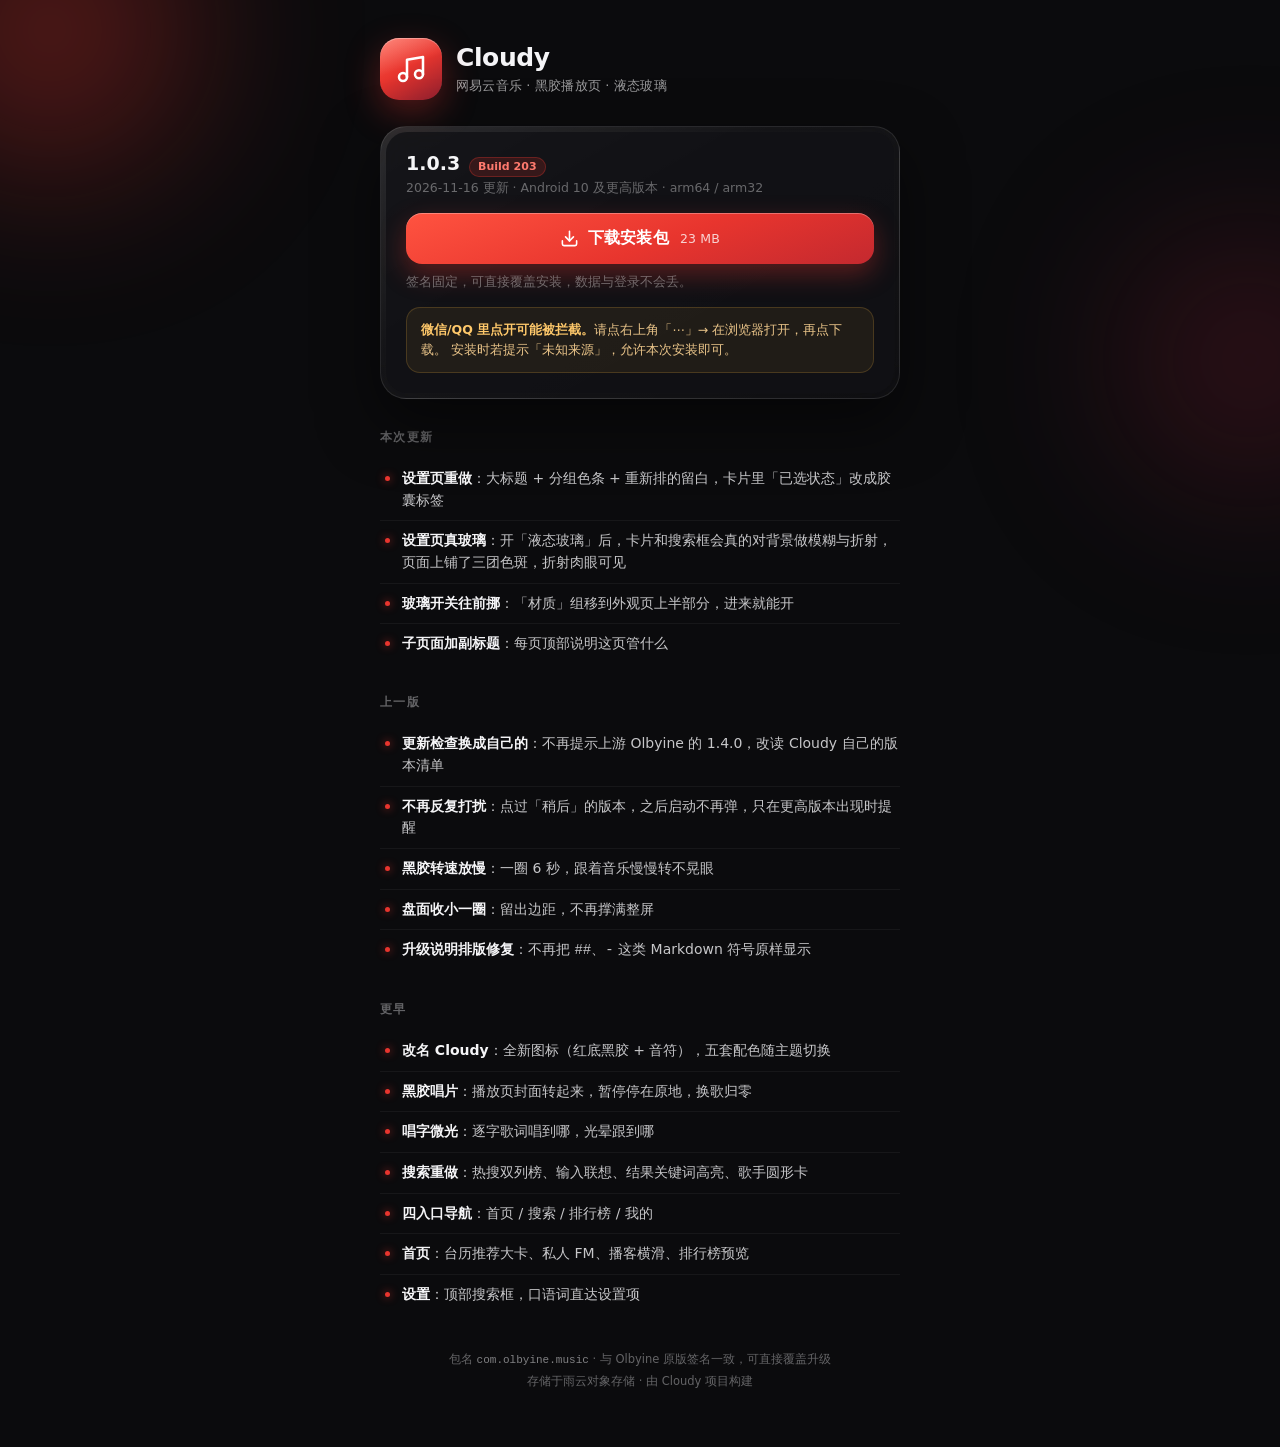
<file: index.html>
<!DOCTYPE html>
<html lang="zh-CN">
<head>
<meta charset="UTF-8">
<meta name="viewport" content="width=device-width, initial-scale=1.0, viewport-fit=cover">
<title>Cloudy · 网易云版 下载</title>
<style>
  :root{
    --red:#E8352E; --red-deep:#B0213A;
    --ink:#0B0B0D; --ink-2:#151518;
    --fg:#F5F5F7; --fg-2:rgba(245,245,247,.62); --fg-3:rgba(245,245,247,.38);
    --line:rgba(255,255,255,.09);
  }
  *{box-sizing:border-box;-webkit-tap-highlight-color:transparent}
  html,body{margin:0;padding:0;background:var(--ink);color:var(--fg);
    font-family:-apple-system,BlinkMacSystemFont,"PingFang SC","HarmonyOS Sans SC","Noto Sans SC",system-ui,sans-serif;
    -webkit-font-smoothing:antialiased}
  body{min-height:100vh;display:flex;justify-content:center;padding:0 20px 56px;position:relative;overflow-x:hidden}
  .glow{position:fixed;pointer-events:none;filter:blur(80px);opacity:.5;z-index:0}
  .g1{width:420px;height:420px;left:-160px;top:-180px;background:radial-gradient(circle,#E8352E 0%,transparent 68%)}
  .g2{width:360px;height:360px;right:-150px;top:180px;background:radial-gradient(circle,#7A1B2E 0%,transparent 70%)}
  .wrap{width:100%;max-width:520px;position:relative;z-index:1}

  .top{padding:38px 0 26px;display:flex;align-items:center;gap:14px}
  .logo{width:62px;height:62px;border-radius:19px;flex:none;position:relative;
    background:linear-gradient(150deg,#FF5B4A 0%,#E8352E 46%,#8E1F2E 100%);
    box-shadow:0 12px 34px rgba(232,53,46,.34), inset 0 1px 0 rgba(255,255,255,.32);
    display:flex;align-items:center;justify-content:center}
  .logo svg{width:32px;height:32px}
  .logo::after{content:"";position:absolute;inset:0;border-radius:19px;
    background:linear-gradient(160deg,rgba(255,255,255,.28),transparent 46%)}
  h1{margin:0;font-size:25px;font-weight:700;letter-spacing:-.4px}
  .sub{margin:5px 0 0;font-size:13px;color:var(--fg-2);letter-spacing:.2px}

  .card{border-radius:26px;padding:5px;position:relative;
    background:linear-gradient(150deg,rgba(255,255,255,.14),rgba(255,255,255,.045) 40%,rgba(255,255,255,.02));
    border:1px solid rgba(255,255,255,.1);backdrop-filter:blur(24px) saturate(160%);
    box-shadow:0 24px 60px rgba(0,0,0,.5)}
  .card-in{border-radius:21px;background:rgba(18,18,21,.82);padding:20px}

  .ver{display:flex;align-items:baseline;gap:9px;margin-bottom:3px}
  .ver b{font-size:19px;font-weight:650}
  .tag{font-size:11px;padding:2.5px 8px;border-radius:99px;background:rgba(232,53,46,.16);
    color:#FF7A6E;border:1px solid rgba(232,53,46,.3);font-weight:600}
  .meta{font-size:12.5px;color:var(--fg-3);margin:0 0 16px}

  .btn{display:flex;align-items:center;justify-content:center;gap:9px;width:100%;
    padding:15px 18px;border-radius:16px;border:none;font-size:16px;font-weight:620;
    letter-spacing:.2px;cursor:pointer;text-decoration:none;
    background:linear-gradient(160deg,#FF5340,#E8352E 55%,#C4292F);
    color:#fff;box-shadow:0 10px 26px rgba(232,53,46,.34), inset 0 1px 0 rgba(255,255,255,.3);
    transition:transform .18s cubic-bezier(.32,.72,0,1),box-shadow .18s;margin-bottom:10px}
  .btn:active{transform:scale(.975);box-shadow:0 5px 16px rgba(232,53,46,.3)}
  .btn .sz{font-size:12.5px;font-weight:500;opacity:.78;margin-left:2px}
  .btn.ghost{background:rgba(255,255,255,.055);border:1px solid var(--line);color:var(--fg);
    box-shadow:none;font-weight:560;font-size:14.5px;padding:13px 18px;margin-bottom:0}
  .btn.ghost:active{background:rgba(255,255,255,.09)}
  .btn svg{width:19px;height:19px;flex:none}

  .hint{margin:14px 0 0;padding:12px 14px;border-radius:14px;font-size:12.5px;line-height:1.62;
    background:rgba(255,190,70,.07);border:1px solid rgba(255,190,70,.18);color:rgba(255,214,150,.9)}
  .hint b{color:#FFC96B;font-weight:620}

  h2{font-size:12px;font-weight:650;letter-spacing:1.4px;text-transform:uppercase;
    color:var(--fg-3);margin:30px 0 13px}
  ul{margin:0;padding:0;list-style:none}
  li{position:relative;padding:9px 0 9px 22px;font-size:14px;line-height:1.55;
    color:rgba(245,245,247,.8);border-bottom:1px solid rgba(255,255,255,.05)}
  li:last-child{border-bottom:none}
  li::before{content:"";position:absolute;left:5px;top:17px;width:5px;height:5px;border-radius:50%;
    background:var(--red);box-shadow:0 0 9px rgba(232,53,46,.85)}
  li b{color:var(--fg);font-weight:620}

  footer{margin-top:34px;text-align:center;font-size:11.5px;color:var(--fg-3);line-height:1.9}
  footer code{font-family:ui-monospace,SFMono-Regular,Menlo,monospace;font-size:11px;
    color:rgba(245,245,247,.5)}
</style>
</head>
<body>
<div class="glow g1"></div><div class="glow g2"></div>
<div class="wrap">

  <div class="top">
    <div class="logo">
      <svg viewBox="0 0 24 24" fill="none" stroke="#fff" stroke-width="1.9" stroke-linecap="round" stroke-linejoin="round">
        <path d="M9 18V5l12-2v13"/><circle cx="6" cy="18" r="3"/><circle cx="18" cy="16" r="3"/>
      </svg>
    </div>
    <div>
      <h1>Cloudy</h1>
      <p class="sub">网易云音乐 · 黑胶播放页 · 液态玻璃</p>
    </div>
  </div>

  <div class="card"><div class="card-in">
    <div class="ver"><b>1.0.3</b><span class="tag">Build 203</span></div>
    <p class="meta">2026-11-16 更新 · Android 10 及更高版本 · arm64 / arm32</p>

    <a class="btn" href="https://cn-nb1.rains3.com/qingwu/cloudy/cloudy-1.0.3-release.apk" download>
      <svg viewBox="0 0 24 24" fill="none" stroke="currentColor" stroke-width="2" stroke-linecap="round" stroke-linejoin="round">
        <path d="M21 15v4a2 2 0 0 1-2 2H5a2 2 0 0 1-2-2v-4"/><path d="M7 10l5 5 5-5"/><path d="M12 15V3"/>
      </svg>
      下载安装包 <span class="sz">23 MB</span>
    </a>
    <p class="meta">签名固定，可直接覆盖安装，数据与登录不会丢。</p>

    <p class="hint">
      <b>微信/QQ 里点开可能被拦截。</b>请点右上角「⋯」→ 在浏览器打开，再点下载。
      安装时若提示「未知来源」，允许本次安装即可。
    </p>
  </div></div>

  <h2>本次更新</h2>
  <ul>
    <li><b>设置页重做</b>：大标题 + 分组色条 + 重新排的留白，卡片里「已选状态」改成胶囊标签</li>
    <li><b>设置页真玻璃</b>：开「液态玻璃」后，卡片和搜索框会真的对背景做模糊与折射，页面上铺了三团色斑，折射肉眼可见</li>
    <li><b>玻璃开关往前挪</b>：「材质」组移到外观页上半部分，进来就能开</li>
    <li><b>子页面加副标题</b>：每页顶部说明这页管什么</li>
  </ul>

  <h2>上一版</h2>
  <ul>
    <li><b>更新检查换成自己的</b>：不再提示上游 Olbyine 的 1.4.0，改读 Cloudy 自己的版本清单</li>
    <li><b>不再反复打扰</b>：点过「稍后」的版本，之后启动不再弹，只在更高版本出现时提醒</li>
    <li><b>黑胶转速放慢</b>：一圈 6 秒，跟着音乐慢慢转不晃眼</li>
    <li><b>盘面收小一圈</b>：留出边距，不再撑满整屏</li>
    <li><b>升级说明排版修复</b>：不再把 <code>##</code>、<code>-</code> 这类 Markdown 符号原样显示</li>
  </ul>

  <h2>更早</h2>
  <ul>
    <li><b>改名 Cloudy</b>：全新图标（红底黑胶 + 音符），五套配色随主题切换</li>
    <li><b>黑胶唱片</b>：播放页封面转起来，暂停停在原地，换歌归零</li>
    <li><b>唱字微光</b>：逐字歌词唱到哪，光晕跟到哪</li>
    <li><b>搜索重做</b>：热搜双列榜、输入联想、结果关键词高亮、歌手圆形卡</li>
    <li><b>四入口导航</b>：首页 / 搜索 / 排行榜 / 我的</li>
    <li><b>首页</b>：台历推荐大卡、私人 FM、播客横滑、排行榜预览</li>
    <li><b>设置</b>：顶部搜索框，口语词直达设置项</li>
  </ul>

  <footer>
    包名 <code>com.olbyine.music</code> · 与 Olbyine 原版签名一致，可直接覆盖升级<br>
    存储于雨云对象存储 · 由 Cloudy 项目构建
  </footer>
</div>
</body>
</html>
</file>
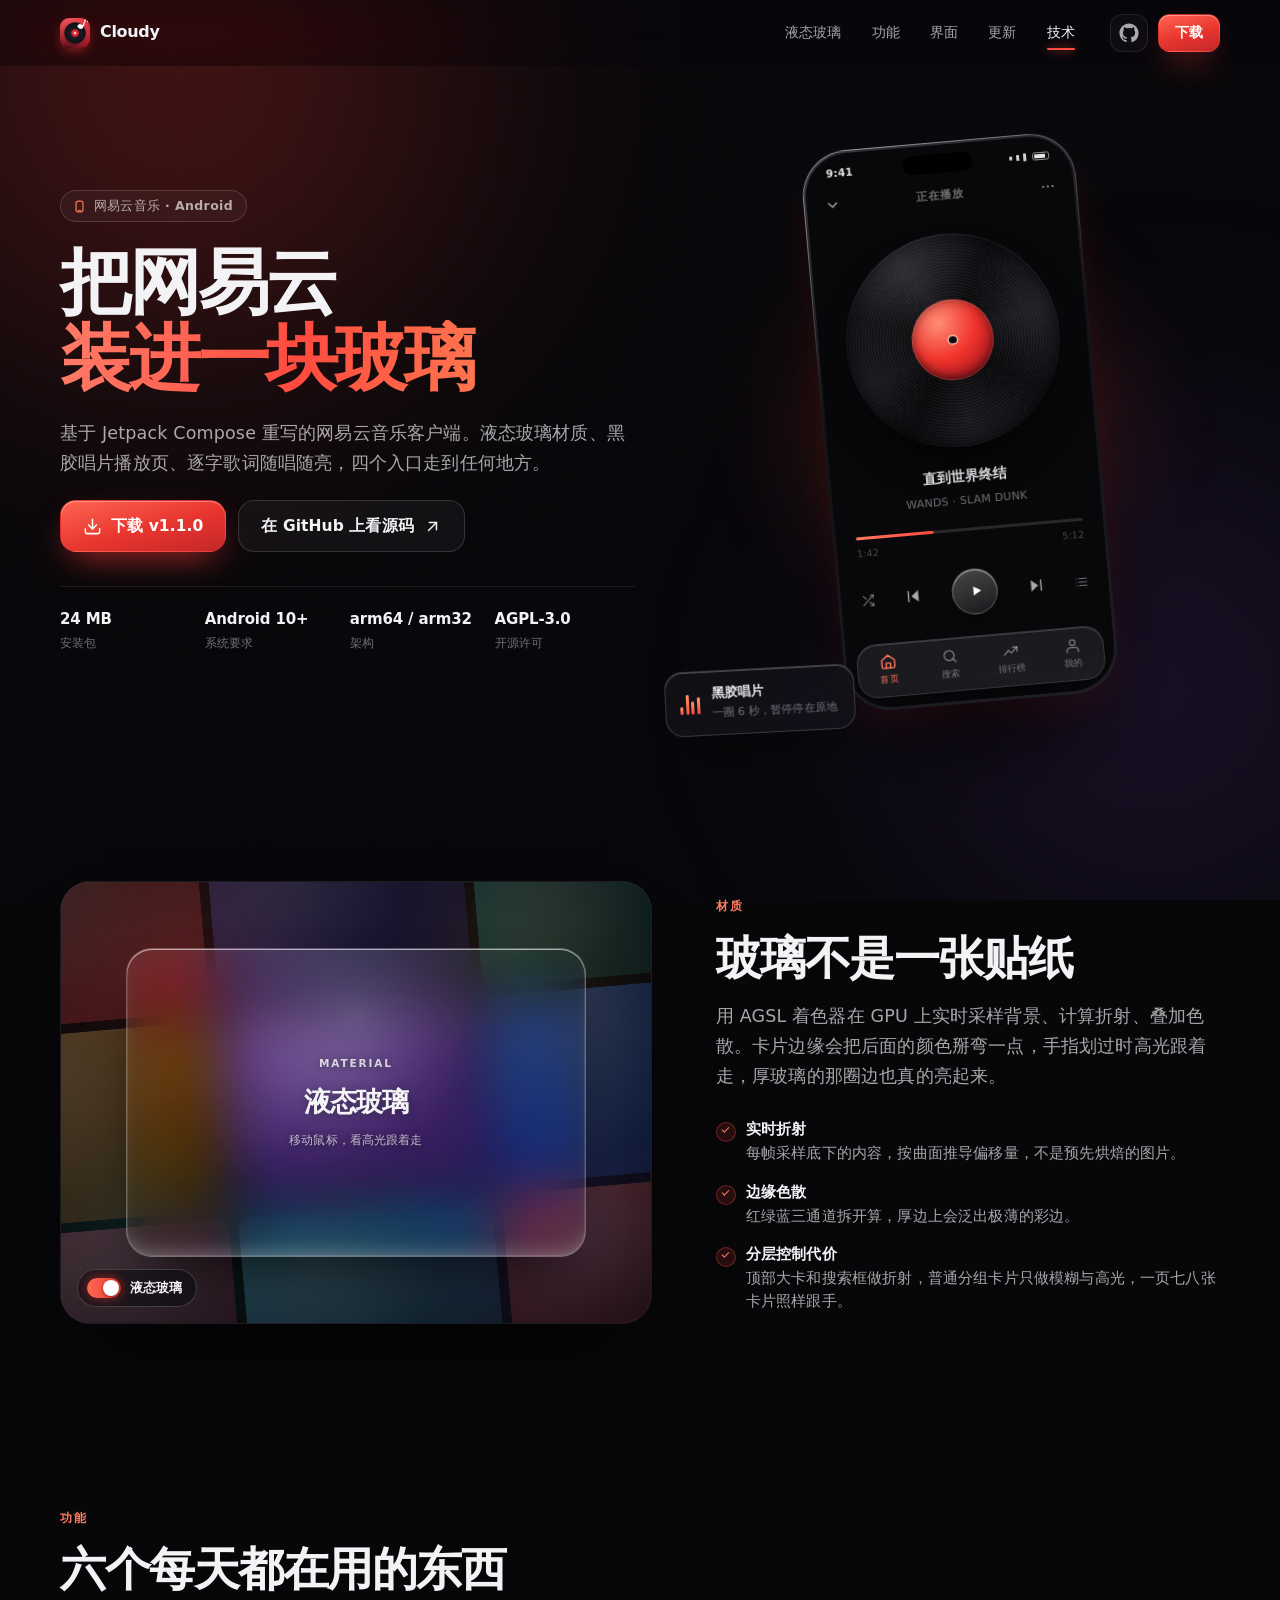
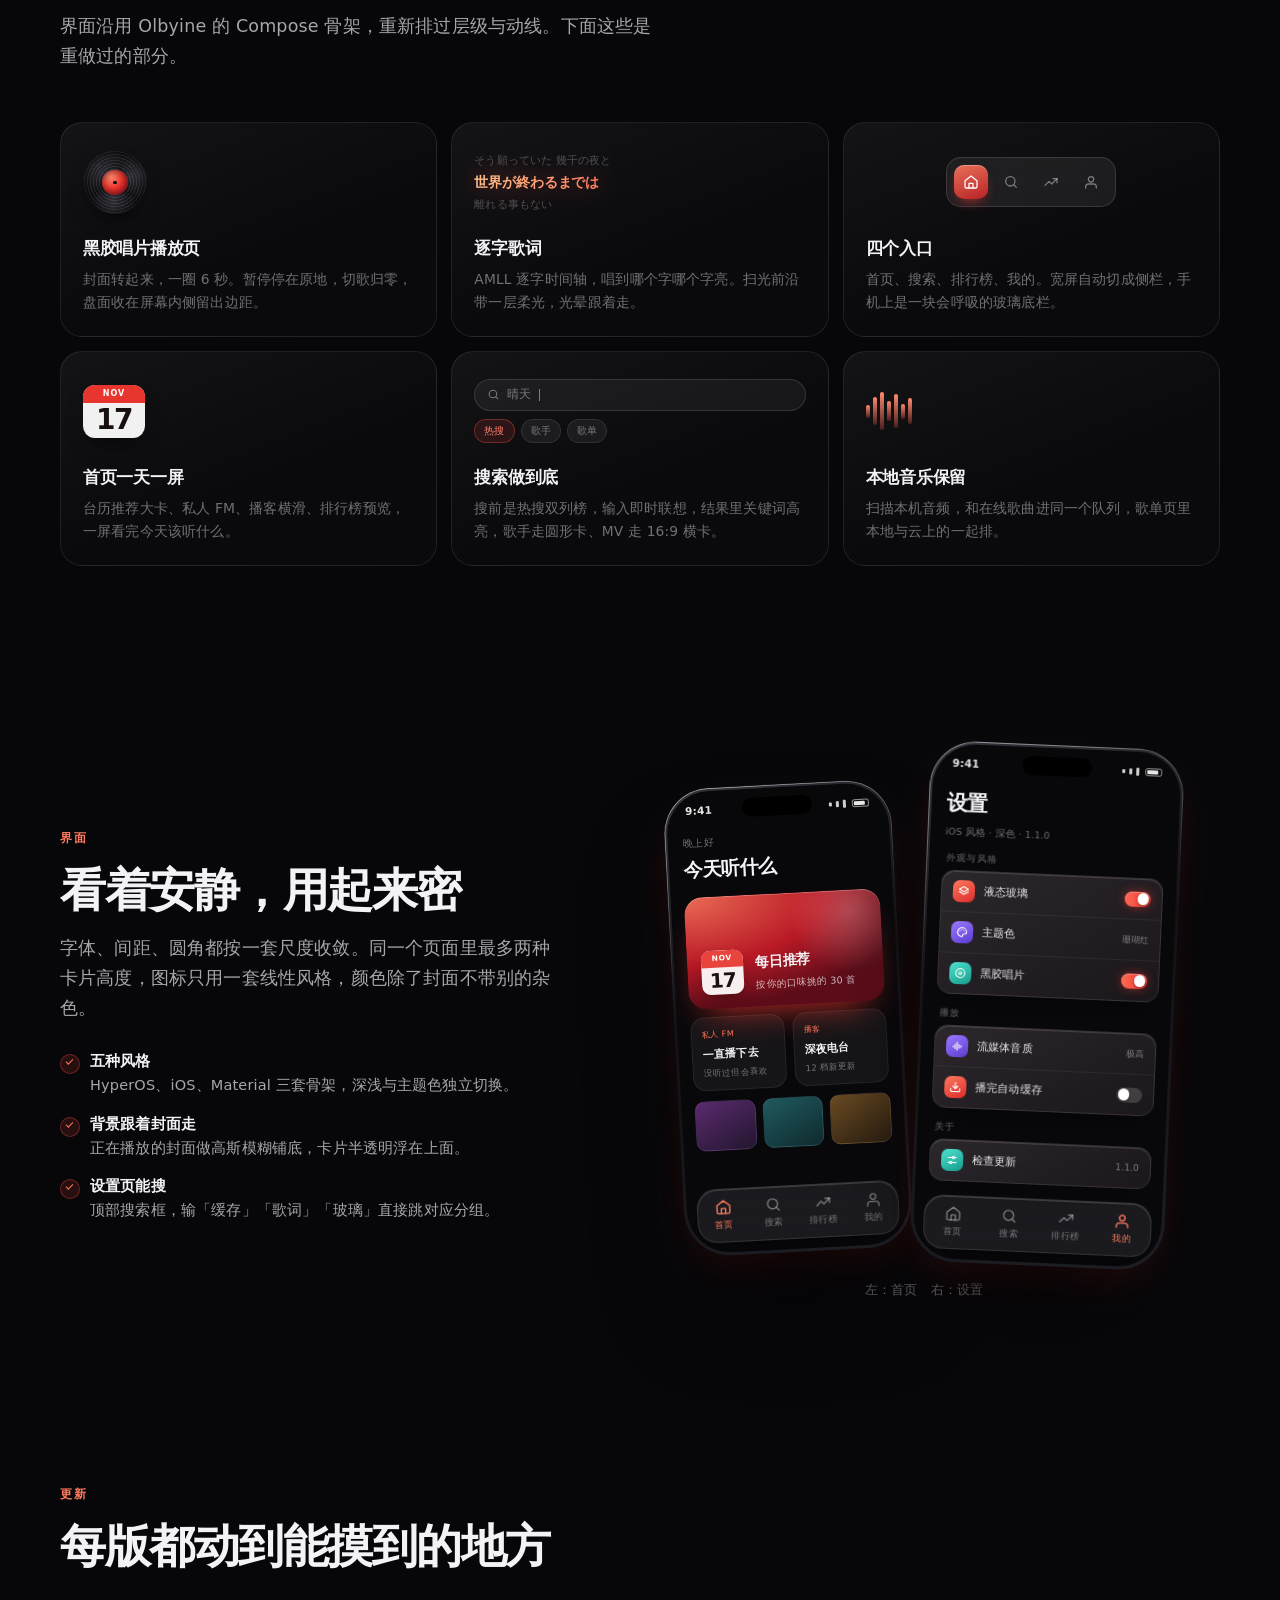
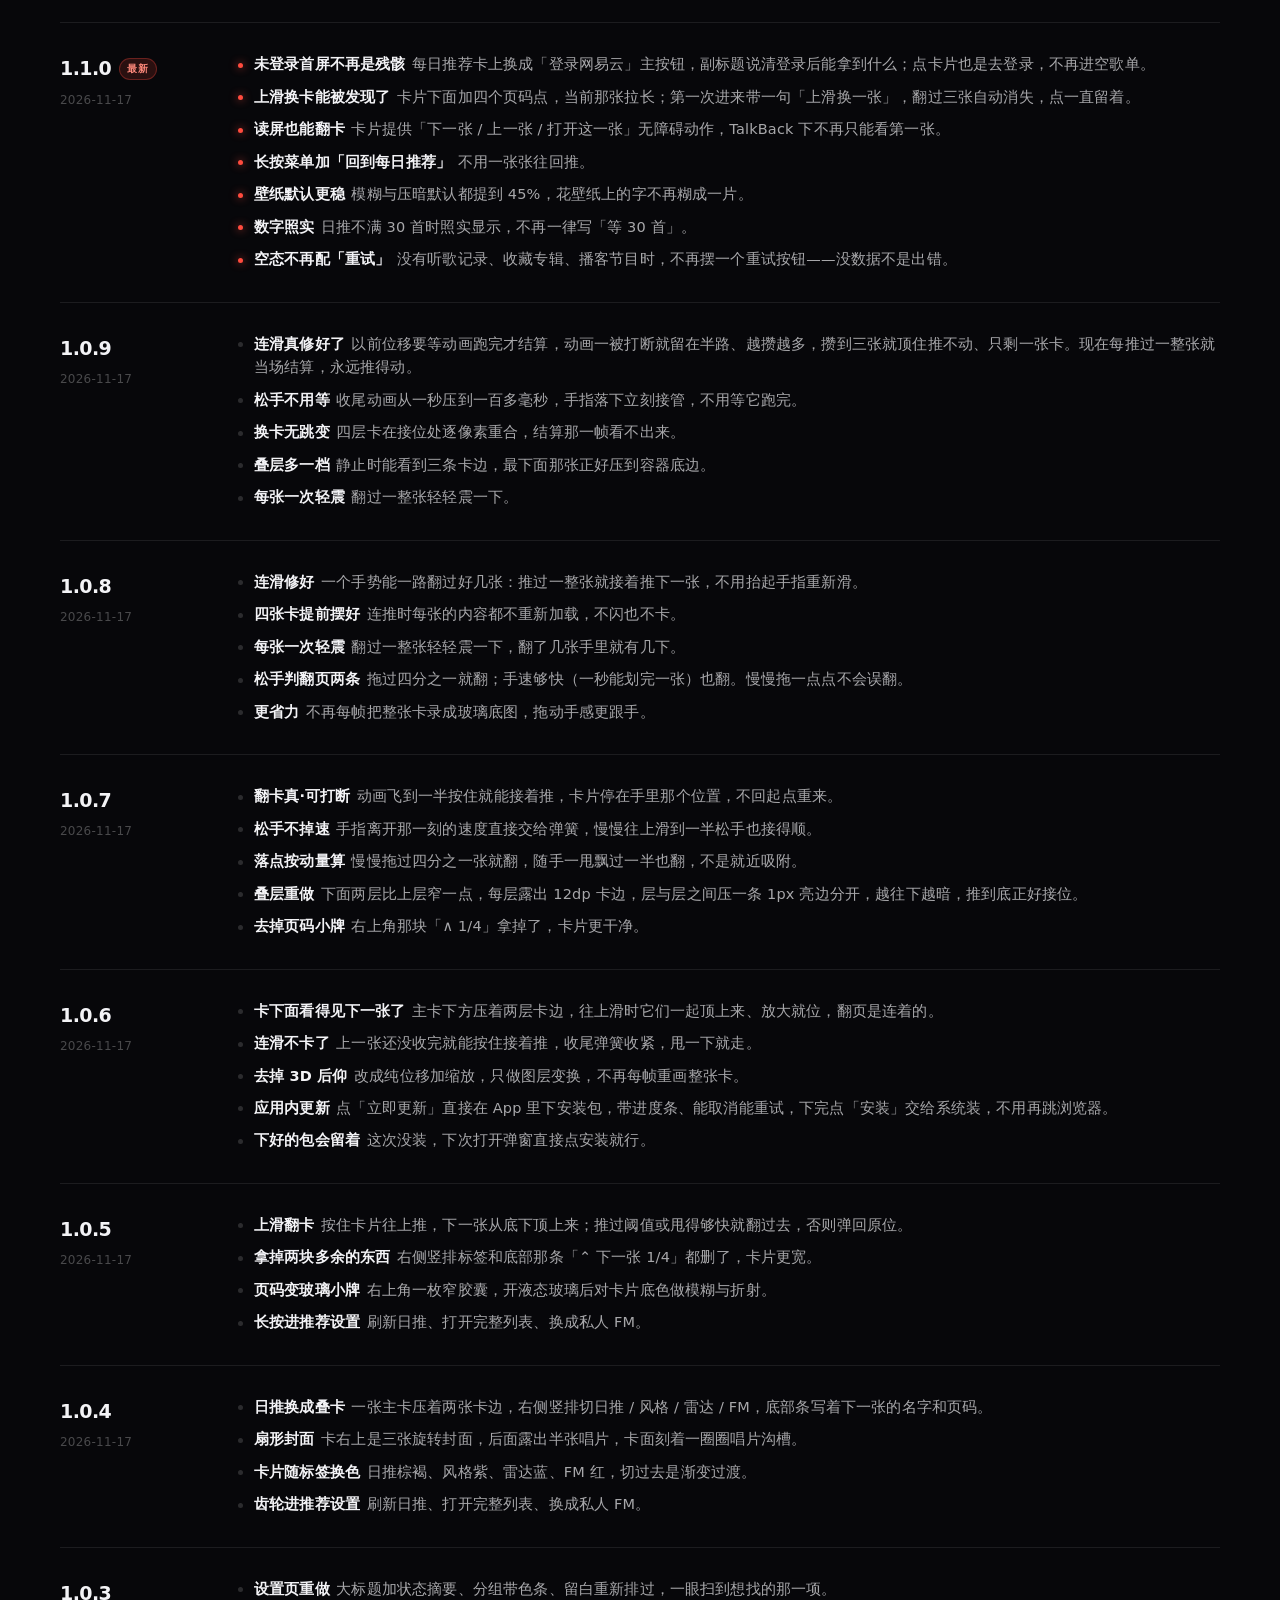
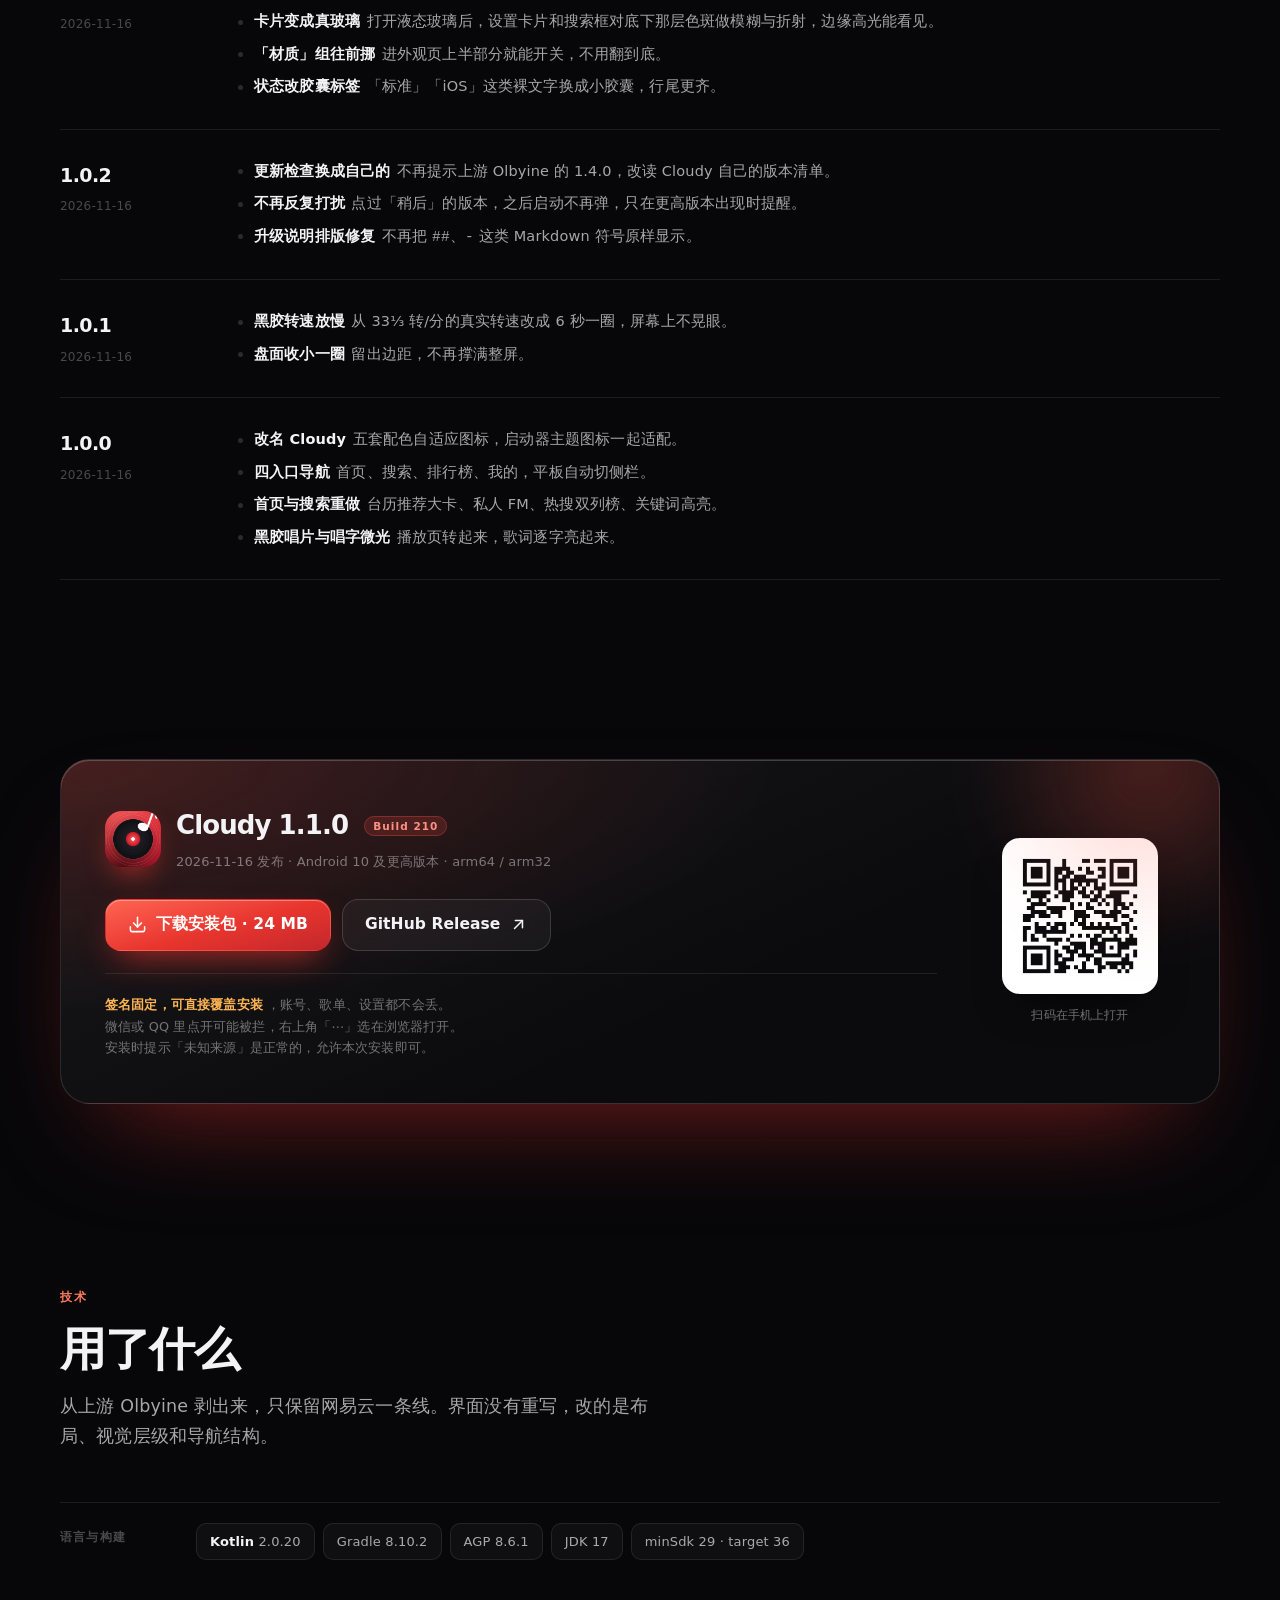
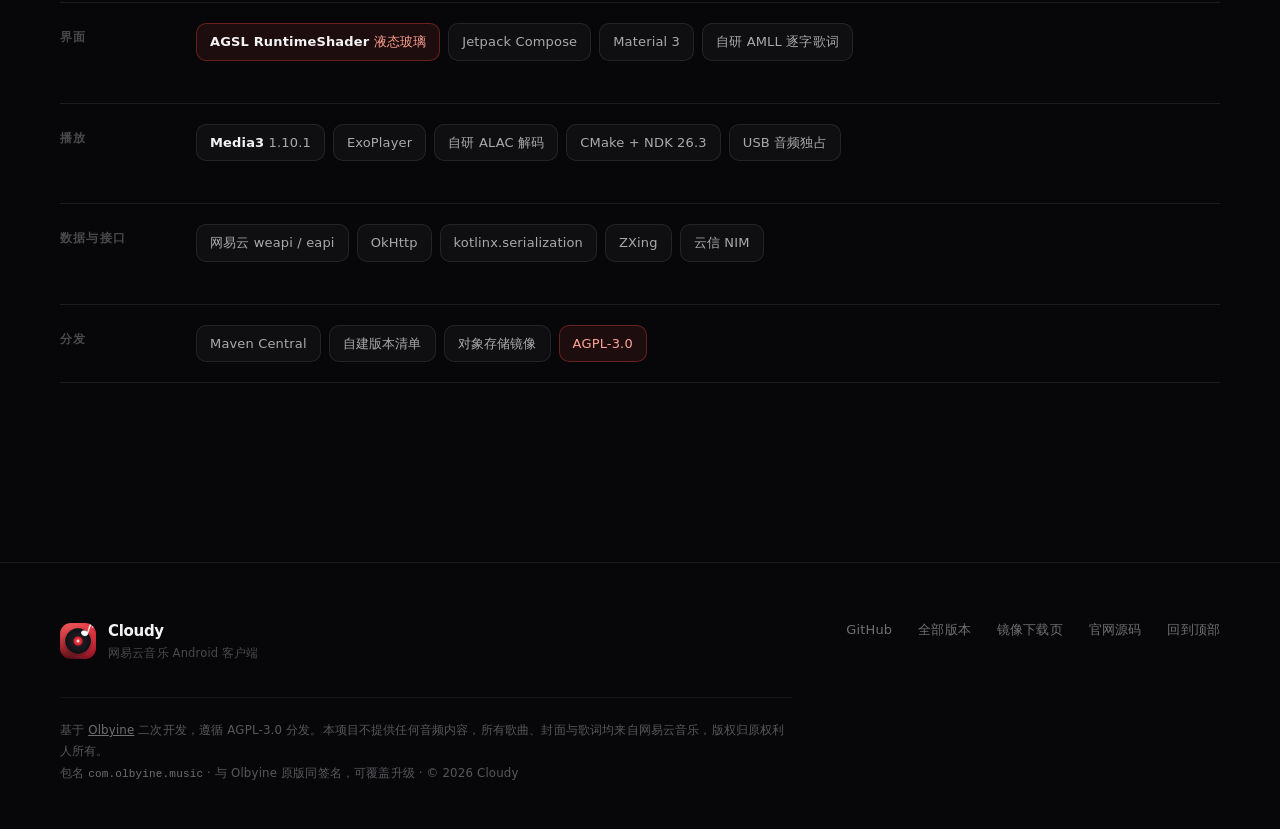
<file: website/index.html>
<!DOCTYPE html>
<html lang="zh-CN">
<head>
<meta charset="UTF-8">
<meta name="viewport" content="width=device-width, initial-scale=1, viewport-fit=cover">
<title>Cloudy · 把网易云装进一块玻璃</title>
<meta name="description" content="Cloudy 是基于 Jetpack Compose 重写的网易云音乐 Android 客户端。液态玻璃材质、黑胶唱片播放页、逐字歌词随唱随亮，四个入口走到任何地方。开源，24MB。">
<meta name="theme-color" content="#07070A">
<meta name="color-scheme" content="dark">

<meta property="og:type" content="website">
<meta property="og:title" content="Cloudy · 把网易云装进一块玻璃">
<meta property="og:description" content="网易云音乐 Android 客户端 · 液态玻璃 · 黑胶播放页 · 逐字歌词">
<meta property="og:url" content="https://cloudy-music.vercel.app/">
<meta property="og:site_name" content="Cloudy">
<meta property="og:image" content="https://cloudy-music.vercel.app/assets/og.png">
<meta property="og:image:alt" content="Cloudy · 把网易云装进一块玻璃">
<meta property="og:image:width" content="1200">
<meta property="og:image:height" content="630">
<meta name="twitter:card" content="summary_large_image">

<link rel="canonical" href="https://cloudy-music.vercel.app/">
<link rel="icon" href="assets/icon-192.png" sizes="192x192">
<link rel="apple-touch-icon" href="assets/apple-touch-icon.png">
<link rel="stylesheet" href="assets/site.css">
</head>
<body>

<!-- 图标sprite -->
<svg width="0" height="0" style="position:absolute" aria-hidden="true">
  <defs>
    <symbol id="i-download" viewBox="0 0 24 24">
      <path d="M21 15v4a2 2 0 0 1-2 2H5a2 2 0 0 1-2-2v-4"/><path d="m7 10 5 5 5-5"/><path d="M12 15V3"/>
    </symbol>
    <symbol id="i-github" viewBox="0 0 24 24">
      <path d="M12 .5C5.73.5.5 5.73.5 12c0 5.08 3.29 9.39 7.86 10.91.58.11.79-.25.79-.55v-2.1c-3.2.7-3.88-1.36-3.88-1.36-.53-1.34-1.29-1.7-1.29-1.7-1.05-.72.08-.7.08-.7 1.16.08 1.77 1.19 1.77 1.19 1.03 1.77 2.71 1.26 3.37.96.1-.75.4-1.26.73-1.55-2.55-.29-5.23-1.28-5.23-5.7 0-1.26.45-2.29 1.19-3.1-.12-.29-.52-1.46.11-3.05 0 0 .96-.31 3.15 1.18a10.9 10.9 0 0 1 5.74 0c2.19-1.49 3.15-1.18 3.15-1.18.63 1.59.23 2.76.11 3.05.74.81 1.19 1.84 1.19 3.1 0 4.43-2.69 5.41-5.25 5.69.41.36.78 1.06.78 2.14v3.17c0 .3.21.67.8.55A11.51 11.51 0 0 0 23.5 12C23.5 5.73 18.27.5 12 .5Z"/>
    </symbol>
    <symbol id="i-arrow" viewBox="0 0 24 24">
      <path d="M7 17 17 7"/><path d="M8 7h9v9"/>
    </symbol>
    <symbol id="i-chevron-down" viewBox="0 0 24 24"><path d="m6 9 6 6 6-6"/></symbol>
    <symbol id="i-more" viewBox="0 0 24 24">
      <circle cx="5" cy="12" r="1.4" fill="currentColor" stroke="none"/>
      <circle cx="12" cy="12" r="1.4" fill="currentColor" stroke="none"/>
      <circle cx="19" cy="12" r="1.4" fill="currentColor" stroke="none"/>
    </symbol>
    <symbol id="i-shuffle" viewBox="0 0 24 24">
      <path d="M16 3h5v5"/><path d="M4 20 21 3"/><path d="M21 16v5h-5"/><path d="m15 15 6 6"/><path d="m4 4 5 5"/>
    </symbol>
    <symbol id="i-prev" viewBox="0 0 24 24">
      <path d="M19 20 9 12l10-8v16Z" fill="currentColor" stroke="none"/><path d="M5 5v14"/>
    </symbol>
    <symbol id="i-play" viewBox="0 0 24 24">
      <path d="M8 5.5v13l11-6.5z" fill="currentColor" stroke="none"/>
    </symbol>
    <symbol id="i-next" viewBox="0 0 24 24">
      <path d="M5 4l10 8-10 8V4Z" fill="currentColor" stroke="none"/><path d="M19 5v14"/>
    </symbol>
    <symbol id="i-list" viewBox="0 0 24 24">
      <path d="M8 6h13M8 12h13M8 18h13"/><circle cx="3.5" cy="6" r="1" fill="currentColor" stroke="none"/>
      <circle cx="3.5" cy="12" r="1" fill="currentColor" stroke="none"/>
      <circle cx="3.5" cy="18" r="1" fill="currentColor" stroke="none"/>
    </symbol>
    <symbol id="i-home" viewBox="0 0 24 24">
      <path d="m3 10 9-7 9 7v9a2 2 0 0 1-2 2H5a2 2 0 0 1-2-2z"/><path d="M9 21v-7h6v7"/>
    </symbol>
    <symbol id="i-search" viewBox="0 0 24 24"><circle cx="11" cy="11" r="7"/><path d="m20 20-3.4-3.4"/></symbol>
    <symbol id="i-chart" viewBox="0 0 24 24"><path d="m3 17 6-6 4 4 8-8"/><path d="M15 7h6v6"/></symbol>
    <symbol id="i-user" viewBox="0 0 24 24">
      <path d="M20 21v-2a4 4 0 0 0-4-4H8a4 4 0 0 0-4 4v2"/><circle cx="12" cy="8" r="4"/>
    </symbol>
    <symbol id="i-sliders" viewBox="0 0 24 24">
      <path d="M4 7h8M17 7h3M4 17h3M12 17h8"/><circle cx="14.5" cy="7" r="2.2"/><circle cx="9.5" cy="17" r="2.2"/>
    </symbol>
    <symbol id="i-layers" viewBox="0 0 24 24">
      <path d="m12 3 9 5-9 5-9-5 9-5Z"/><path d="m3 13 9 5 9-5"/>
    </symbol>
    <symbol id="i-disc" viewBox="0 0 24 24">
      <circle cx="12" cy="12" r="9"/><circle cx="12" cy="12" r="2.6"/>
    </symbol>
    <symbol id="i-palette" viewBox="0 0 24 24">
      <path d="M12 21a9 9 0 1 1 9-9c0 2.5-2 3.5-4 3.5h-1.5A2.5 2.5 0 0 0 13 18c0 1.7-.4 3-1 3Z"/>
      <circle cx="8" cy="9.5" r="1.2" fill="currentColor" stroke="none"/>
      <circle cx="12" cy="7" r="1.2" fill="currentColor" stroke="none"/>
      <circle cx="16" cy="9.5" r="1.2" fill="currentColor" stroke="none"/>
    </symbol>
    <symbol id="i-wave" viewBox="0 0 24 24">
      <path d="M4 12v2M8 8v9M12 4v16M16 9v7M20 11v3"/>
    </symbol>
    <symbol id="i-android" viewBox="0 0 24 24">
      <rect x="6.5" y="3.5" width="11" height="17" rx="3.2"/><path d="M10.5 18h3"/>
    </symbol>
  </defs>
</svg>

<div class="aurora"></div>
<div class="grain"></div>

<header class="nav" id="nav">
  <div class="nav-in">
    <a class="nav-brand" href="#top">
      <img src="assets/icon-192.png" alt="Cloudy 图标" width="30" height="30">
      <span>Cloudy</span>
    </a>
    <nav class="nav-links">
      <a href="#glass">液态玻璃</a>
      <a href="#features">功能</a>
      <a href="#screens">界面</a>
      <a href="#changelog">更新</a>
      <a href="#stack">技术</a>
    </nav>
    <div class="nav-actions">
      <a class="nav-gh" href="https://github.com/hjphh11/cloudy-music" target="_blank" rel="noopener" aria-label="GitHub 仓库">
        <svg class="i fill"><use href="#i-github"/></svg>
      </a>
      <a class="btn btn-primary btn-sm" href="#download">下载</a>
    </div>
  </div>
</header>

<main id="top">

  <!-- Hero -->
  <section class="wrap hero">
    <div class="hero-copy">
      <span class="chip"><svg class="i"><use href="#i-android"/></svg>网易云音乐 · Android</span>
      <h1>把网易云<span class="grad">装进一块玻璃</span></h1>
      <p class="lede">基于 Jetpack Compose 重写的网易云音乐客户端。液态玻璃材质、黑胶唱片播放页、逐字歌词随唱随亮，四个入口走到任何地方。</p>
      <div class="cta-row">
        <a class="btn btn-primary" href="#download">
          <svg class="i"><use href="#i-download"/></svg>
          <span>下载 v<span data-ver>1.1.0</span></span>
        </a>
        <a class="btn btn-ghost" href="https://github.com/hjphh11/cloudy-music" target="_blank" rel="noopener">
          在 GitHub 上看源码
          <svg class="i"><use href="#i-arrow"/></svg>
        </a>
      </div>
      <ul class="specs">
        <li><b>24 MB</b><span>安装包</span></li>
        <li><b>Android 10+</b><span>系统要求</span></li>
        <li><b>arm64 / arm32</b><span>架构</span></li>
        <li><b>AGPL-3.0</b><span>开源许可</span></li>
      </ul>
    </div>

    <div class="hero-stage">
      <div class="hero-glow"></div>
      <div class="phone">
        <div class="screen">
          <div class="notch"></div>
          <div class="statusbar">
            <span>9:41</span>
            <span class="sb-right"><i></i><i></i><i></i><span class="sb-bat"></span></span>
          </div>
          <div class="np-top">
            <svg class="i"><use href="#i-chevron-down"/></svg>
            <span>正在播放</span>
            <svg class="i"><use href="#i-more"/></svg>
          </div>
          <div class="np-body">
            <div class="disc"><div class="label"></div></div>
            <div class="np-meta">
              <div class="np-title">直到世界终结</div>
              <div class="np-artist">WANDS · SLAM DUNK</div>
            </div>
            <div class="bar"><i style="width:34%"></i></div>
            <div class="times"><span>1:42</span><span>5:12</span></div>
            <div class="controls">
              <svg class="i sm"><use href="#i-shuffle"/></svg>
              <svg class="i"><use href="#i-prev"/></svg>
              <button class="play" aria-label="播放"><svg class="i"><use href="#i-play"/></svg></button>
              <svg class="i"><use href="#i-next"/></svg>
              <svg class="i sm"><use href="#i-list"/></svg>
            </div>
          </div>
          <div class="dock">
            <a class="on"><svg class="i"><use href="#i-home"/></svg><em>首页</em></a>
            <a><svg class="i"><use href="#i-search"/></svg><em>搜索</em></a>
            <a><svg class="i"><use href="#i-chart"/></svg><em>排行榜</em></a>
            <a><svg class="i"><use href="#i-user"/></svg><em>我的</em></a>
          </div>
        </div>
      </div>
      <div class="float-card">
        <div class="eq"><i></i><i></i><i></i><i></i></div>
        <div>
          <b>黑胶唱片</b>
          <span>一圈 6 秒，暂停停在原地</span>
        </div>
      </div>
    </div>
  </section>

  <!-- 液态玻璃 -->
  <section class="wrap sec glass-sec" id="glass">
    <div class="stage reveal" id="stage">
      <div class="covers" aria-hidden="true">
        <span></span><span></span><span></span>
        <span></span><span></span><span></span>
        <span></span><span></span><span></span>
      </div>
      <div class="blob b1"></div>
      <div class="blob b2"></div>
      <div class="blob b3"></div>
      <div class="blob b4"></div>
      <div class="plate" id="plate">
        <div>
          <div class="plate-kicker">Material</div>
          <div class="plate-title">液态玻璃</div>
          <div class="plate-sub">移动鼠标，看高光跟着走</div>
        </div>
      </div>
      <button class="switch" id="glassToggle" type="button" aria-pressed="true">
        <span class="sw-track"><i></i></span>
        <span>液态玻璃</span>
      </button>
    </div>

    <div class="glass-copy reveal">
      <span class="overline">材质</span>
      <h2>玻璃不是一张贴纸</h2>
      <p class="lede" style="margin-top:18px">用 AGSL 着色器在 GPU 上实时采样背景、计算折射、叠加色散。卡片边缘会把后面的颜色掰弯一点，手指划过时高光跟着走，厚玻璃的那圈边也真的亮起来。</p>
      <ul class="ticks">
        <li><b>实时折射</b>每帧采样底下的内容，按曲面推导偏移量，不是预先烘焙的图片。</li>
        <li><b>边缘色散</b>红绿蓝三通道拆开算，厚边上会泛出极薄的彩边。</li>
        <li><b>分层控制代价</b>顶部大卡和搜索框做折射，普通分组卡片只做模糊与高光，一页七八张卡片照样跟手。</li>
      </ul>
    </div>
  </section>

  <!-- 功能 -->
  <section class="wrap sec" id="features">
    <div class="sec-head reveal">
      <span class="overline">功能</span>
      <h2>六个每天都在用的东西</h2>
      <p class="lede" style="margin-top:16px">界面沿用 Olbyine 的 Compose 骨架，重新排过层级与动线。下面这些是重做过的部分。</p>
    </div>

    <div class="grid">
      <article class="feat reveal">
        <div class="art"><div class="mini-disc"></div></div>
        <h3>黑胶唱片播放页</h3>
        <p>封面转起来，一圈 6 秒。暂停停在原地，切歌归零，盘面收在屏幕内侧留出边距。</p>
      </article>

      <article class="feat reveal">
        <div class="art">
          <div class="lyric-mini">
            <p>そう願っていた 幾千の夜と</p>
            <p class="live">世界が終わるまでは</p>
            <p>離れる事もない</p>
          </div>
        </div>
        <h3>逐字歌词</h3>
        <p>AMLL 逐字时间轴，唱到哪个字哪个字亮。扫光前沿带一层柔光，光晕跟着走。</p>
      </article>

      <article class="feat reveal">
        <div class="art center">
          <div class="dock-mini">
            <span class="on"><svg class="i"><use href="#i-home"/></svg></span>
            <span><svg class="i"><use href="#i-search"/></svg></span>
            <span><svg class="i"><use href="#i-chart"/></svg></span>
            <span><svg class="i"><use href="#i-user"/></svg></span>
          </div>
        </div>
        <h3>四个入口</h3>
        <p>首页、搜索、排行榜、我的。宽屏自动切成侧栏，手机上是一块会呼吸的玻璃底栏。</p>
      </article>

      <article class="feat reveal">
        <div class="art"><div class="cal-mini"><u>NOV</u><b>17</b></div></div>
        <h3>首页一天一屏</h3>
        <p>台历推荐大卡、私人 FM、播客横滑、排行榜预览，一屏看完今天该听什么。</p>
      </article>

      <article class="feat reveal">
        <div class="art">
          <div class="search-mini">
            <div class="sf"><svg class="i"><use href="#i-search"/></svg>晴天<span class="caret"></span></div>
            <div class="tags-mini"><span>热搜</span><span>歌手</span><span>歌单</span></div>
          </div>
        </div>
        <h3>搜索做到底</h3>
        <p>搜前是热搜双列榜，输入即时联想，结果里关键词高亮，歌手走圆形卡、MV 走 16:9 横卡。</p>
      </article>

      <article class="feat reveal">
        <div class="art">
          <div class="wave">
            <i style="height:30%"></i><i style="height:64%"></i><i style="height:88%"></i>
            <i style="height:46%"></i><i style="height:76%"></i><i style="height:34%"></i>
            <i style="height:58%"></i>
          </div>
        </div>
        <h3>本地音乐保留</h3>
        <p>扫描本机音频，和在线歌曲进同一个队列，歌单页里本地与云上的一起排。</p>
      </article>
    </div>
  </section>

  <!-- 界面 -->
  <section class="wrap sec screens" id="screens">
    <div class="reveal">
      <span class="overline">界面</span>
      <h2>看着安静，用起来密</h2>
      <p class="lede" style="margin-top:18px">字体、间距、圆角都按一套尺度收敛。同一个页面里最多两种卡片高度，图标只用一套线性风格，颜色除了封面不带别的杂色。</p>
      <ul class="ticks">
        <li><b>五种风格</b>HyperOS、iOS、Material 三套骨架，深浅与主题色独立切换。</li>
        <li><b>背景跟着封面走</b>正在播放的封面做高斯模糊铺底，卡片半透明浮在上面。</li>
        <li><b>设置页能搜</b>顶部搜索框，输「缓存」「歌词」「玻璃」直接跳对应分组。</li>
      </ul>
    </div>

    <div>
      <div class="screen-pair">
        <div class="phone">
          <div class="screen">
            <div class="notch"></div>
            <div class="statusbar">
              <span>9:41</span>
              <span class="sb-right"><i></i><i></i><i></i><span class="sb-bat"></span></span>
            </div>
            <div class="home-head">
              <div class="home-hi">晚上好</div>
              <div class="home-title">今天听什么</div>
            </div>
            <div class="daily">
              <div class="cal"><u>NOV</u><b>17</b></div>
              <div class="daily-txt"><b>每日推荐</b><span>按你的口味挑的 30 首</span></div>
            </div>
            <div class="row-2">
              <div class="tile"><em>私人 FM</em><b>一直播下去</b><span>没听过但会喜欢</span></div>
              <div class="tile"><em>播客</em><b>深夜电台</b><span>12 档新更新</span></div>
            </div>
            <div class="cover-row"><i class="cv"></i><i class="cv"></i><i class="cv"></i></div>
            
            <div class="rank">
              <div class="rk"><em>1</em><span>晴天</span><u>周杰伦</u></div>
              <div class="rk"><em>2</em><span>世界が終わるまでは</span><u>WANDS</u></div>
              <div class="rk"><em>3</em><span>反方向的钟</span><u>周杰伦</u></div>
            </div>
            <div class="dock">
              <a class="on"><svg class="i"><use href="#i-home"/></svg><em>首页</em></a>
              <a><svg class="i"><use href="#i-search"/></svg><em>搜索</em></a>
              <a><svg class="i"><use href="#i-chart"/></svg><em>排行榜</em></a>
              <a><svg class="i"><use href="#i-user"/></svg><em>我的</em></a>
            </div>
          </div>
        </div>

        <div class="phone">
          <div class="screen">
            <div class="notch"></div>
            <div class="statusbar">
              <span>9:41</span>
              <span class="sb-right"><i></i><i></i><i></i><span class="sb-bat"></span></span>
            </div>
            <div class="set-head">
              <div class="set-title">设置</div>
              <div class="set-sub">iOS 风格 · 深色 · 1.1.0</div>
            </div>
            <div class="set-group">
              <div class="set-label">外观与风格</div>
              <div class="set-card">
                <div class="set-row"><span class="ico"><svg class="i"><use href="#i-layers"/></svg></span><span>液态玻璃</span><i class="tg"></i></div>
                <div class="set-row"><span class="ico v"><svg class="i"><use href="#i-palette"/></svg></span><span>主题色</span><u>珊瑚红</u></div>
                <div class="set-row"><span class="ico t"><svg class="i"><use href="#i-disc"/></svg></span><span>黑胶唱片</span><i class="tg"></i></div>
              </div>
            </div>
            <div class="set-group">
              <div class="set-label">播放</div>
              <div class="set-card">
                <div class="set-row"><span class="ico v"><svg class="i"><use href="#i-wave"/></svg></span><span>流媒体音质</span><u>极高</u></div>
                <div class="set-row"><span class="ico"><svg class="i"><use href="#i-download"/></svg></span><span>播完自动缓存</span><i class="tg off"></i></div>
              </div>
            </div>
            <div class="set-group">
              <div class="set-label">关于</div>
              <div class="set-card">
                <div class="set-row"><span class="ico t"><svg class="i"><use href="#i-sliders"/></svg></span><span>检查更新</span><u>1.1.0</u></div>
              </div>
            </div>
            <div class="dock">
              <a><svg class="i"><use href="#i-home"/></svg><em>首页</em></a>
              <a><svg class="i"><use href="#i-search"/></svg><em>搜索</em></a>
              <a><svg class="i"><use href="#i-chart"/></svg><em>排行榜</em></a>
              <a class="on"><svg class="i"><use href="#i-user"/></svg><em>我的</em></a>
            </div>
          </div>
        </div>
      </div>
      <p class="screen-cap"><span class="cap-two">左：首页　右：设置</span><span class="cap-one">设置页 · 打开液态玻璃后的样子</span></p>
    </div>
  </section>

  <!-- 更新日志 -->
  <section class="wrap sec" id="changelog">
    <div class="sec-head reveal">
      <span class="overline">更新</span>
      <h2>每版都动到能摸到的地方</h2>
    </div>

    <div class="log">
      <div class="log-item latest reveal">
        <div class="log-meta">
          <div class="log-ver">1.1.0 <em>最新</em></div>
          <span class="log-date">2026-11-17</span>
        </div>
        <div class="log-body">
          <ul>
            <li><b>未登录首屏不再是残骸</b>每日推荐卡上换成「登录网易云」主按钮，副标题说清登录后能拿到什么；点卡片也是去登录，不再进空歌单。</li>
            <li><b>上滑换卡能被发现了</b>卡片下面加四个页码点，当前那张拉长；第一次进来带一句「上滑换一张」，翻过三张自动消失，点一直留着。</li>
            <li><b>读屏也能翻卡</b>卡片提供「下一张 / 上一张 / 打开这一张」无障碍动作，TalkBack 下不再只能看第一张。</li>
            <li><b>长按菜单加「回到每日推荐」</b>不用一张张往回推。</li>
            <li><b>壁纸默认更稳</b>模糊与压暗默认都提到 45%，花壁纸上的字不再糊成一片。</li>
            <li><b>数字照实</b>日推不满 30 首时照实显示，不再一律写「等 30 首」。</li>
            <li><b>空态不再配「重试」</b>没有听歌记录、收藏专辑、播客节目时，不再摆一个重试按钮——没数据不是出错。</li>
          </ul>
        </div>
      </div>

      <div class="log-item reveal">
        <div class="log-meta">
          <div class="log-ver">1.0.9</div>
          <span class="log-date">2026-11-17</span>
        </div>
        <div class="log-body">
          <ul>
            <li><b>连滑真修好了</b>以前位移要等动画跑完才结算，动画一被打断就留在半路、越攒越多，攒到三张就顶住推不动、只剩一张卡。现在每推过一整张就当场结算，永远推得动。</li>
            <li><b>松手不用等</b>收尾动画从一秒压到一百多毫秒，手指落下立刻接管，不用等它跑完。</li>
            <li><b>换卡无跳变</b>四层卡在接位处逐像素重合，结算那一帧看不出来。</li>
            <li><b>叠层多一档</b>静止时能看到三条卡边，最下面那张正好压到容器底边。</li>
            <li><b>每张一次轻震</b>翻过一整张轻轻震一下。</li>
          </ul>
        </div>
      </div>

      <div class="log-item reveal">
        <div class="log-meta">
          <div class="log-ver">1.0.8</div>
          <span class="log-date">2026-11-17</span>
        </div>
        <div class="log-body">
          <ul>
            <li><b>连滑修好</b>一个手势能一路翻过好几张：推过一整张就接着推下一张，不用抬起手指重新滑。</li>
            <li><b>四张卡提前摆好</b>连推时每张的内容都不重新加载，不闪也不卡。</li>
            <li><b>每张一次轻震</b>翻过一整张轻轻震一下，翻了几张手里就有几下。</li>
            <li><b>松手判翻页两条</b>拖过四分之一就翻；手速够快（一秒能划完一张）也翻。慢慢拖一点点不会误翻。</li>
            <li><b>更省力</b>不再每帧把整张卡录成玻璃底图，拖动手感更跟手。</li>
          </ul>
        </div>
      </div>

      <div class="log-item reveal">
        <div class="log-meta">
          <div class="log-ver">1.0.7</div>
          <span class="log-date">2026-11-17</span>
        </div>
        <div class="log-body">
          <ul>
            <li><b>翻卡真·可打断</b>动画飞到一半按住就能接着推，卡片停在手里那个位置，不回起点重来。</li>
            <li><b>松手不掉速</b>手指离开那一刻的速度直接交给弹簧，慢慢往上滑到一半松手也接得顺。</li>
            <li><b>落点按动量算</b>慢慢拖过四分之一张就翻，随手一甩飘过一半也翻，不是就近吸附。</li>
            <li><b>叠层重做</b>下面两层比上层窄一点，每层露出 12dp 卡边，层与层之间压一条 1px 亮边分开，越往下越暗，推到底正好接位。</li>
            <li><b>去掉页码小牌</b>右上角那块「∧ 1/4」拿掉了，卡片更干净。</li>
          </ul>
        </div>
      </div>

      <div class="log-item reveal">
        <div class="log-meta">
          <div class="log-ver">1.0.6</div>
          <span class="log-date">2026-11-17</span>
        </div>
        <div class="log-body">
          <ul>
            <li><b>卡下面看得见下一张了</b>主卡下方压着两层卡边，往上滑时它们一起顶上来、放大就位，翻页是连着的。</li>
            <li><b>连滑不卡了</b>上一张还没收完就能按住接着推，收尾弹簧收紧，甩一下就走。</li>
            <li><b>去掉 3D 后仰</b>改成纯位移加缩放，只做图层变换，不再每帧重画整张卡。</li>
            <li><b>应用内更新</b>点「立即更新」直接在 App 里下安装包，带进度条、能取消能重试，下完点「安装」交给系统装，不用再跳浏览器。</li>
            <li><b>下好的包会留着</b>这次没装，下次打开弹窗直接点安装就行。</li>
          </ul>
        </div>
      </div>

      <div class="log-item reveal">
        <div class="log-meta">
          <div class="log-ver">1.0.5</div>
          <span class="log-date">2026-11-17</span>
        </div>
        <div class="log-body">
          <ul>
            <li><b>上滑翻卡</b>按住卡片往上推，下一张从底下顶上来；推过阈值或甩得够快就翻过去，否则弹回原位。</li>
            <li><b>拿掉两块多余的东西</b>右侧竖排标签和底部那条「⌃ 下一张 1/4」都删了，卡片更宽。</li>
            <li><b>页码变玻璃小牌</b>右上角一枚窄胶囊，开液态玻璃后对卡片底色做模糊与折射。</li>
            <li><b>长按进推荐设置</b>刷新日推、打开完整列表、换成私人 FM。</li>
          </ul>
        </div>
      </div>

      <div class="log-item reveal">
        <div class="log-meta">
          <div class="log-ver">1.0.4</div>
          <span class="log-date">2026-11-17</span>
        </div>
        <div class="log-body">
          <ul>
            <li><b>日推换成叠卡</b>一张主卡压着两张卡边，右侧竖排切日推 / 风格 / 雷达 / FM，底部条写着下一张的名字和页码。</li>
            <li><b>扇形封面</b>卡右上是三张旋转封面，后面露出半张唱片，卡面刻着一圈圈唱片沟槽。</li>
            <li><b>卡片随标签换色</b>日推棕褐、风格紫、雷达蓝、FM 红，切过去是渐变过渡。</li>
            <li><b>齿轮进推荐设置</b>刷新日推、打开完整列表、换成私人 FM。</li>
          </ul>
        </div>
      </div>

      <div class="log-item reveal">
        <div class="log-meta">
          <div class="log-ver">1.0.3</div>
          <span class="log-date">2026-11-16</span>
        </div>
        <div class="log-body">
          <ul>
            <li><b>设置页重做</b>大标题加状态摘要、分组带色条、留白重新排过，一眼扫到想找的那一项。</li>
            <li><b>卡片变成真玻璃</b>打开液态玻璃后，设置卡片和搜索框对底下那层色斑做模糊与折射，边缘高光能看见。</li>
            <li><b>「材质」组往前挪</b>进外观页上半部分就能开关，不用翻到底。</li>
            <li><b>状态改胶囊标签</b>「标准」「iOS」这类裸文字换成小胶囊，行尾更齐。</li>
          </ul>
        </div>
      </div>

      <div class="log-item reveal">
        <div class="log-meta">
          <div class="log-ver">1.0.2</div>
          <span class="log-date">2026-11-16</span>
        </div>
        <div class="log-body">
          <ul>
            <li><b>更新检查换成自己的</b>不再提示上游 Olbyine 的 1.4.0，改读 Cloudy 自己的版本清单。</li>
            <li><b>不再反复打扰</b>点过「稍后」的版本，之后启动不再弹，只在更高版本出现时提醒。</li>
            <li><b>升级说明排版修复</b>不再把 <code>##</code>、<code>-</code> 这类 Markdown 符号原样显示。</li>
          </ul>
        </div>
      </div>

      <div class="log-item reveal">
        <div class="log-meta">
          <div class="log-ver">1.0.1</div>
          <span class="log-date">2026-11-16</span>
        </div>
        <div class="log-body">
          <ul>
            <li><b>黑胶转速放慢</b>从 33⅓ 转/分的真实转速改成 6 秒一圈，屏幕上不晃眼。</li>
            <li><b>盘面收小一圈</b>留出边距，不再撑满整屏。</li>
          </ul>
        </div>
      </div>

      <div class="log-item reveal">
        <div class="log-meta">
          <div class="log-ver">1.0.0</div>
          <span class="log-date">2026-11-16</span>
        </div>
        <div class="log-body">
          <ul>
            <li><b>改名 Cloudy</b>五套配色自适应图标，启动器主题图标一起适配。</li>
            <li><b>四入口导航</b>首页、搜索、排行榜、我的，平板自动切侧栏。</li>
            <li><b>首页与搜索重做</b>台历推荐大卡、私人 FM、热搜双列榜、关键词高亮。</li>
            <li><b>黑胶唱片与唱字微光</b>播放页转起来，歌词逐字亮起来。</li>
          </ul>
        </div>
      </div>
    </div>
  </section>

  <!-- 下载 -->
  <section class="wrap sec" id="download">
    <div class="dl-card reveal">
      <div>
        <div class="dl-head">
          <img src="assets/icon-192.png" alt="Cloudy" width="56" height="56">
          <div>
            <div class="dl-ver">Cloudy <span data-ver>1.1.0</span> <em>Build <span data-build>210</span></em></div>
            <div class="dl-meta"><span data-date>2026-11-16</span> 发布 · Android 10 及更高版本 · arm64 / arm32</div>
          </div>
        </div>
        <div class="dl-actions">
          <a class="btn btn-primary" id="dlApk" href="https://cn-nb1.rains3.com/qingwu/cloudy/cloudy-1.1.0-release.apk" rel="noopener">
            <svg class="i"><use href="#i-download"/></svg>
            下载安装包 · 24 MB
          </a>
          <a class="btn btn-ghost" href="https://github.com/hjphh11/cloudy-music/releases/latest" target="_blank" rel="noopener">
            GitHub Release
            <svg class="i"><use href="#i-arrow"/></svg>
          </a>
        </div>
        <p class="dl-notes">
          <b>签名固定，可直接覆盖安装</b>，账号、歌单、设置都不会丢。<br>
          微信或 QQ 里点开可能被拦，右上角「⋯」选在浏览器打开。<br>
          安装时提示「未知来源」是正常的，允许本次安装即可。
        </p>
      </div>
      <div class="qr-box">
        <img src="assets/qr.png" alt="官网二维码" width="156" height="156">
        <span>扫码在手机上打开</span>
      </div>
    </div>
  </section>

  <!-- 技术 -->
  <section class="wrap sec" id="stack">
    <div class="sec-head reveal">
      <span class="overline">技术</span>
      <h2>用了什么</h2>
      <p class="lede" style="margin-top:16px">从上游 Olbyine 剥出来，只保留网易云一条线。界面没有重写，改的是布局、视觉层级和导航结构。</p>
    </div>

    <div class="stack reveal">
      <div class="stack-row">
        <div class="stack-key">语言与构建</div>
        <div class="pills">
          <span class="pill"><b>Kotlin</b> 2.0.20</span>
          <span class="pill">Gradle 8.10.2</span>
          <span class="pill">AGP 8.6.1</span>
          <span class="pill">JDK 17</span>
          <span class="pill">minSdk 29 · target 36</span>
        </div>
      </div>
      <div class="stack-row">
        <div class="stack-key">界面</div>
        <div class="pills">
          <span class="pill hot"><b>AGSL RuntimeShader</b> 液态玻璃</span>
          <span class="pill">Jetpack Compose</span>
          <span class="pill">Material 3</span>
          <span class="pill">自研 AMLL 逐字歌词</span>
        </div>
      </div>
      <div class="stack-row">
        <div class="stack-key">播放</div>
        <div class="pills">
          <span class="pill"><b>Media3</b> 1.10.1</span>
          <span class="pill">ExoPlayer</span>
          <span class="pill">自研 ALAC 解码</span>
          <span class="pill">CMake + NDK 26.3</span>
          <span class="pill">USB 音频独占</span>
        </div>
      </div>
      <div class="stack-row">
        <div class="stack-key">数据与接口</div>
        <div class="pills">
          <span class="pill">网易云 weapi / eapi</span>
          <span class="pill">OkHttp</span>
          <span class="pill">kotlinx.serialization</span>
          <span class="pill">ZXing</span>
          <span class="pill">云信 NIM</span>
        </div>
      </div>
      <div class="stack-row">
        <div class="stack-key">分发</div>
        <div class="pills">
          <span class="pill">Maven Central</span>
          <span class="pill">自建版本清单</span>
          <span class="pill">对象存储镜像</span>
          <span class="pill hot">AGPL-3.0</span>
        </div>
      </div>
    </div>
  </section>
</main>

<footer class="foot">
  <div class="wrap">
    <div class="foot-in">
      <div class="foot-brand">
        <img src="assets/icon-192.png" alt="" width="36" height="36">
        <div>
          <b>Cloudy</b>
          <span>网易云音乐 Android 客户端</span>
        </div>
      </div>
      <div class="foot-links">
        <a href="https://github.com/hjphh11/cloudy-music" target="_blank" rel="noopener">GitHub</a>
        <a href="https://github.com/hjphh11/cloudy-music/releases" target="_blank" rel="noopener">全部版本</a>
        <a href="https://cn-nb1.rains3.com/qingwu/cloudy/index.html" target="_blank" rel="noopener">镜像下载页</a>
        <a href="https://github.com/hjphh11/cloudy-music/tree/master/website" target="_blank" rel="noopener">官网源码</a>
        <a href="#top">回到顶部</a>
      </div>
    </div>
    <p class="foot-legal">
      基于 <a href="https://github.com/Huliang2597/olbyine-music" target="_blank" rel="noopener" style="color:var(--fg-3)">Olbyine</a> 二次开发，遵循 AGPL-3.0 分发。本项目不提供任何音频内容，所有歌曲、封面与歌词均来自网易云音乐，版权归原权利人所有。<br>
      包名 <code>com.olbyine.music</code> · 与 Olbyine 原版同签名，可覆盖升级 · © 2026 Cloudy
    </p>
  </div>
</footer>

<script src="assets/site.js"></script>
</body>
</html>
</file>
<file: website/assets/site.css>
/* Cloudy 官网 · 单页静态站
   设计基调：近黑底 + 珊瑚红品牌色 + 真玻璃面板 */

:root {
  --ink: #07070A;
  --ink-1: #0B0B10;
  --ink-2: #111117;
  --ink-3: #17171E;

  --fg: #F3F3F6;
  --fg-2: rgba(243, 243, 246, .68);
  --fg-3: rgba(243, 243, 246, .44);
  --fg-4: rgba(243, 243, 246, .28);

  --line: rgba(255, 255, 255, .085);
  --line-2: rgba(255, 255, 255, .15);

  --coral: #FF4B3E;
  --coral-2: #FF7A5E;
  --deep: #C0292F;
  --violet: #8B6BFF;
  --teal: #35D6C6;
  --amber: #FFB454;

  --r: 26px;
  --r-sm: 16px;
  --ease: cubic-bezier(.22, 1, .36, 1);

  --pad: clamp(20px, 4.2vw, 40px);
  --sec: clamp(56px, 7vw, 96px);
}

* { box-sizing: border-box; }

html {
  scroll-behavior: smooth;
  -webkit-text-size-adjust: 100%;
}

body {
  margin: 0;
  background: var(--ink);
  color: var(--fg);
  font-family: -apple-system, BlinkMacSystemFont, "PingFang SC", "HarmonyOS Sans SC",
    "Noto Sans SC", "Microsoft YaHei", system-ui, sans-serif;
  font-size: 16px;
  line-height: 1.65;
  letter-spacing: .01em;
  -webkit-font-smoothing: antialiased;
  overflow-x: hidden;
}

img { display: block; max-width: 100%; }
a { color: inherit; }
button { font: inherit; color: inherit; }

::selection { background: rgba(255, 75, 62, .32); }

/* 图标统一走 sprite */
.i {
  width: 20px;
  height: 20px;
  flex: none;
  fill: none;
  stroke: currentColor;
  stroke-width: 1.9;
  stroke-linecap: round;
  stroke-linejoin: round;
}
.i.fill { fill: currentColor; stroke: none; }

/* ── 背景氛围 ─────────────────────────────────────── */
.aurora {
  position: fixed;
  inset: 0;
  z-index: 0;
  pointer-events: none;
  overflow: hidden;
}
.aurora::before,
.aurora::after {
  content: "";
  position: absolute;
  border-radius: 50%;
  filter: blur(110px);
}
.aurora::before {
  width: 72vw;
  height: 72vw;
  left: -22vw;
  top: -30vw;
  background: radial-gradient(circle, rgba(232, 53, 46, .34), transparent 66%);
}
.aurora::after {
  width: 60vw;
  height: 60vw;
  right: -20vw;
  top: 34vh;
  background: radial-gradient(circle, rgba(122, 60, 200, .20), transparent 68%);
}

.grain {
  position: fixed;
  inset: 0;
  z-index: 1;
  pointer-events: none;
  opacity: .038;
  mix-blend-mode: overlay;
  background-image: url("data:image/svg+xml,%3Csvg xmlns='http://www.w3.org/2000/svg' width='180' height='180'%3E%3Cfilter id='n'%3E%3CfeTurbulence type='fractalNoise' baseFrequency='.85' numOctaves='3'/%3E%3C/filter%3E%3Crect width='180' height='180' filter='url(%23n)'/%3E%3C/svg%3E");
}

main, .nav, .foot { position: relative; z-index: 2; }

/* ── 通用 ─────────────────────────────────────────── */
.wrap {
  width: min(1160px, calc(100% - var(--pad) * 2));
  margin-inline: auto;
}

.sec { padding: var(--sec) 0; }

/* 锚点跳转避开固定顶栏 */
section[id], main[id] { scroll-margin-top: 88px; }

.overline {
  display: inline-block;
  font-size: 12px;
  font-weight: 650;
  letter-spacing: .16em;
  text-transform: uppercase;
  color: var(--coral-2);
  margin-bottom: 16px;
}

h1, h2, h3 {
  margin: 0;
  font-weight: 750;
  letter-spacing: -.032em;
  line-height: 1.1;
  text-wrap: balance;
}
h2 { font-size: clamp(28px, 3.6vw, 46px); }
h3 { font-size: 17px; letter-spacing: -.015em; line-height: 1.35; }

p { margin: 0; }

.lede {
  font-size: clamp(15px, 1.55vw, 17.5px);
  line-height: 1.72;
  color: var(--fg-2);
  max-width: 34em;
}

.grad {
  background: linear-gradient(96deg, #FF7C68 0%, #FF4B3E 42%, #FF9A5E 100%);
  -webkit-background-clip: text;
  background-clip: text;
  color: transparent;
}

.btn {
  display: inline-flex;
  align-items: center;
  justify-content: center;
  gap: 9px;
  height: 52px;
  padding: 0 22px;
  border-radius: 16px;
  border: 1px solid transparent;
  font-size: 15.5px;
  font-weight: 620;
  letter-spacing: .005em;
  text-decoration: none;
  white-space: nowrap;
  cursor: pointer;
  transition: transform .3s var(--ease), box-shadow .3s var(--ease), background .25s, border-color .25s;
}
.btn .i { width: 19px; height: 19px; }

.btn-primary {
  background: linear-gradient(165deg, #FF6553, #E8352E 54%, #C4272C);
  color: #fff;
  box-shadow: 0 14px 34px -12px rgba(232, 53, 46, .85), inset 0 1px 0 rgba(255, 255, 255, .34);
}
.btn-primary:hover {
  transform: translateY(-2px);
  box-shadow: 0 22px 46px -14px rgba(232, 53, 46, .95), inset 0 1px 0 rgba(255, 255, 255, .42);
}

.btn-ghost {
  background: rgba(255, 255, 255, .045);
  border-color: var(--line-2);
  color: var(--fg);
  backdrop-filter: blur(12px);
}
.btn-ghost:hover {
  background: rgba(255, 255, 255, .085);
  transform: translateY(-2px);
}

.btn-sm { height: 38px; padding: 0 16px; font-size: 14px; border-radius: 12px; }

.chip {
  display: inline-flex;
  align-items: center;
  gap: 7px;
  height: 32px;
  padding: 0 13px 0 11px;
  border-radius: 99px;
  border: 1px solid var(--line-2);
  background: rgba(255, 255, 255, .04);
  backdrop-filter: blur(10px);
  font-size: 12.5px;
  font-weight: 550;
  letter-spacing: .03em;
  color: var(--fg-2);
}
.chip .i { width: 15px; height: 15px; color: var(--coral-2); }

/* ── 导航 ─────────────────────────────────────────── */
.nav {
  position: fixed;
  inset: 0 0 auto;
  z-index: 60;
  height: 66px;
  display: flex;
  align-items: center;
  padding: 0 var(--pad);
  background: rgba(7, 7, 10, .5);
  backdrop-filter: blur(22px) saturate(180%);
  border-bottom: 1px solid transparent;
  transition: background .35s, border-color .35s;
}
.nav.scrolled {
  background: rgba(7, 7, 10, .82);
  border-bottom-color: var(--line);
}
.nav-in {
  width: min(1160px, 100%);
  margin-inline: auto;
  display: flex;
  align-items: center;
  gap: 22px;
}
.nav-brand {
  display: inline-flex;
  align-items: center;
  gap: 10px;
  text-decoration: none;
  font-weight: 680;
  letter-spacing: -.02em;
  font-size: 16px;
  margin-right: auto;
}
.nav-brand img {
  width: 30px;
  height: 30px;
  border-radius: 9px;
  box-shadow: 0 4px 14px -4px rgba(232, 53, 46, .8);
}
.nav-links {
  display: flex;
  gap: 4px;
}
.nav-links a {
  position: relative;
  padding: 7px 13px;
  border-radius: 10px;
  font-size: 14px;
  font-weight: 520;
  color: var(--fg-2);
  text-decoration: none;
  transition: color .2s, background .2s;
}
.nav-links a:hover { color: var(--fg); background: rgba(255, 255, 255, .055); }
.nav-links a.active { color: var(--fg); }
.nav-links a.active::after {
  content: "";
  position: absolute;
  left: 13px;
  right: 13px;
  bottom: 1px;
  height: 2px;
  border-radius: 2px;
  background: var(--coral);
  box-shadow: 0 0 10px rgba(255, 75, 62, .9);
}
.nav-actions { display: flex; align-items: center; gap: 10px; }
.nav-gh {
  display: grid;
  place-items: center;
  width: 38px;
  height: 38px;
  border-radius: 12px;
  border: 1px solid var(--line);
  background: rgba(255, 255, 255, .03);
  color: var(--fg-2);
  transition: color .2s, background .2s, border-color .2s;
}
.nav-gh:hover { color: var(--fg); background: rgba(255, 255, 255, .08); border-color: var(--line-2); }

/* ── Hero ─────────────────────────────────────────── */
.hero {
  display: grid;
  grid-template-columns: 1.05fr .95fr;
  align-items: center;
  gap: clamp(28px, 5vw, 64px);
  padding: clamp(112px, 13vh, 148px) 0 clamp(36px, 5vw, 68px);
}
.hero-copy > * + * { margin-top: 22px; }
.hero h1 {
  font-size: clamp(40px, 5.6vw, 74px);
  letter-spacing: -.045em;
  line-height: 1.06;
}
.hero h1 span { display: block; }
.cta-row { display: flex; flex-wrap: wrap; gap: 12px; }

.specs {
  display: grid;
  grid-template-columns: repeat(4, minmax(0, 1fr));
  gap: 4px;
  margin: 34px 0 0;
  padding: 20px 0 0;
  list-style: none;
  border-top: 1px solid var(--line);
}
.specs b {
  display: block;
  font-size: 15px;
  font-weight: 650;
  letter-spacing: -.01em;
}
.specs span {
  display: block;
  font-size: 12px;
  color: var(--fg-3);
  margin-top: 2px;
}

.hero-stage {
  position: relative;
  display: grid;
  place-items: center;
  padding: 24px 0;
}
.hero-glow {
  position: absolute;
  width: 78%;
  aspect-ratio: 1;
  border-radius: 50%;
  background: radial-gradient(circle, rgba(255, 75, 62, .42), rgba(255, 75, 62, 0) 68%);
  filter: blur(46px);
  z-index: 0;
}
.hero-stage .phone {
  position: relative;
  z-index: 1;
  transform: rotate(-5deg);
  transition: transform .8s var(--ease);
}
.hero-stage:hover .phone { transform: rotate(-2deg) translateY(-6px); }

.float-card {
  position: absolute;
  z-index: 3;
  left: -34px;
  bottom: -6px;
  display: flex;
  align-items: center;
  gap: 12px;
  padding: 12px 17px 12px 14px;
  border-radius: 18px;
  border: 1px solid rgba(255, 255, 255, .17);
  background: rgba(20, 20, 26, .62);
  backdrop-filter: blur(22px) saturate(180%);
  box-shadow: 0 28px 60px -20px rgba(0, 0, 0, .98), inset 0 1px 0 rgba(255, 255, 255, .24);
  transform: rotate(-3deg);
}
.float-card b { display: block; font-size: 12.5px; font-weight: 640; }
.float-card span { display: block; font-size: 11px; color: var(--fg-3); letter-spacing: .01em; }

.eq { display: flex; align-items: flex-end; gap: 2.5px; height: 22px; }
.eq i {
  width: 3px;
  border-radius: 2px;
  background: linear-gradient(#FF9A62, var(--coral));
  animation: eq 1.1s ease-in-out infinite;
}
.eq i:nth-child(1) { height: 40%; animation-delay: -.1s; }
.eq i:nth-child(2) { height: 92%; animation-delay: -.45s; }
.eq i:nth-child(3) { height: 62%; animation-delay: -.75s; }
.eq i:nth-child(4) { height: 78%; animation-delay: -.3s; }
@keyframes eq {
  0%, 100% { transform: scaleY(.35); }
  50% { transform: scaleY(1); }
}

/* ── 手机模型 ─────────────────────────────────────── */
.phone {
  --pw: 274px;
  position: relative;
  width: var(--pw);
  max-width: 100%;
  aspect-ratio: 274 / 562;
  display: flex;
  padding: 3px;
  border-radius: 46px;
  background: linear-gradient(158deg, #34343D, #101014 42%, #1E1E25);
  box-shadow:
    0 60px 110px -34px rgba(0, 0, 0, .95),
    0 18px 48px -18px rgba(232, 53, 46, .3);
}
.phone::before {
  content: "";
  position: absolute;
  inset: 0;
  border-radius: inherit;
  padding: 1.2px;
  background: linear-gradient(158deg, rgba(255, 255, 255, .55), rgba(255, 255, 255, .05) 34%, transparent 58%);
  -webkit-mask: linear-gradient(#000 0 0) content-box, linear-gradient(#000 0 0);
  -webkit-mask-composite: xor;
  mask: linear-gradient(#000 0 0) content-box, linear-gradient(#000 0 0);
  mask-composite: exclude;
  pointer-events: none;
}
.phone .screen {
  position: relative;
  flex: 1;
  border-radius: 43px;
  overflow: hidden;
  background: #08080B;
  display: flex;
  flex-direction: column;
  padding: 0 16px 70px;
}
.notch {
  position: absolute;
  top: 9px;
  left: 50%;
  transform: translateX(-50%);
  width: 70px;
  height: 19px;
  border-radius: 99px;
  background: #000;
  z-index: 6;
}
.statusbar {
  display: flex;
  align-items: center;
  justify-content: space-between;
  height: 40px;
  padding: 0 6px;
  font-size: 10.5px;
  font-weight: 650;
  letter-spacing: .02em;
  color: rgba(255, 255, 255, .9);
  flex: none;
}
.sb-right { display: flex; align-items: center; gap: 4px; }
.sb-right i { display: block; height: 8px; width: 3px; border-radius: 1px; background: rgba(255, 255, 255, .8); }
.sb-right i:nth-child(1) { height: 4px; }
.sb-right i:nth-child(2) { height: 6px; }
.sb-right i:nth-child(3) { height: 8px; }
.sb-bat {
  width: 17px;
  height: 8.5px;
  border-radius: 2.5px;
  border: 1px solid rgba(255, 255, 255, .55);
  position: relative;
  margin-left: 2px;
}
.sb-bat::before {
  content: "";
  position: absolute;
  inset: 1.4px;
  width: 72%;
  border-radius: 1px;
  background: rgba(255, 255, 255, .9);
}

.np-top {
  display: flex;
  align-items: center;
  justify-content: space-between;
  padding: 2px 2px 0;
  color: var(--fg-2);
  flex: none;
}
.np-top .i { width: 16px; height: 16px; }
.np-top span {
  font-size: 10.5px;
  font-weight: 600;
  letter-spacing: .08em;
  color: var(--fg-3);
}

.np-body {
  flex: 1;
  display: flex;
  flex-direction: column;
  justify-content: center;
  gap: 0;
  padding: 14px 4px 0;
}

/* 黑胶盘 */
.disc {
  position: relative;
  width: 94%;
  aspect-ratio: 1;
  border-radius: 50%;
  margin-inline: auto;
  background:
    repeating-radial-gradient(circle at 50% 50%,
      rgba(255, 255, 255, .055) 0 1px, rgba(255, 255, 255, 0) 1px 3px),
    radial-gradient(circle at 50% 50%, rgba(0, 0, 0, .5) 0 24%, rgba(0, 0, 0, 0) 64%),
    conic-gradient(from 210deg,
      #0B0B0E, #1D1D23 10%, #0F0F13 22%, #22222A 34%,
      #0C0C10 48%, #25252C 62%, #0E0E12 76%, #1C1C22 90%, #0B0B0E);
  box-shadow:
    inset 0 0 30px rgba(0, 0, 0, .85),
    inset 0 2px 1px rgba(255, 255, 255, .08),
    0 22px 44px -16px rgba(0, 0, 0, .95);
  animation: spin 6s linear infinite;
  display: grid;
  place-items: center;
}
.disc::after {
  content: "";
  position: absolute;
  inset: 0;
  border-radius: 50%;
  background: radial-gradient(circle at 28% 16%, rgba(255, 255, 255, .07), transparent 40%);
  pointer-events: none;
}
.disc .label {
  width: 38%;
  aspect-ratio: 1;
  border-radius: 50%;
  background:
    radial-gradient(circle at 34% 28%, #FF8A72, #F0342C 46%, #9C1420 88%);
  box-shadow: inset 0 0 12px rgba(0, 0, 0, .45), 0 0 0 1px rgba(0, 0, 0, .3);
  display: grid;
  place-items: center;
  position: relative;
}
.disc .label::before {
  content: "";
  position: absolute;
  inset: 0;
  border-radius: 50%;
  box-shadow: inset 0 0 0 1px rgba(255, 255, 255, .14), inset 0 -8px 14px -8px rgba(0, 0, 0, .7);
}
.disc .label::after {
  content: "";
  width: 9%;
  aspect-ratio: 1;
  border-radius: 50%;
  background: #0A0A0C;
  box-shadow: 0 0 0 1.5px rgba(255, 255, 255, .55);
}
@keyframes spin { to { transform: rotate(360deg); } }

.np-meta { margin-top: 18px; text-align: center; }
.np-title {
  font-size: 14px;
  font-weight: 680;
  letter-spacing: -.01em;
  white-space: nowrap;
  overflow: hidden;
  text-overflow: ellipsis;
}
.np-artist {
  margin-top: 4px;
  font-size: 11px;
  color: var(--fg-3);
  letter-spacing: .02em;
}

.bar {
  height: 3px;
  border-radius: 3px;
  background: rgba(255, 255, 255, .13);
  margin-top: 18px;
  overflow: hidden;
}
.bar i {
  display: block;
  height: 100%;
  border-radius: 3px;
  background: linear-gradient(90deg, #FF7A5E, #FF4B3E);
  box-shadow: 0 0 10px rgba(255, 75, 62, .8);
}
.times {
  display: flex;
  justify-content: space-between;
  margin-top: 6px;
  font-size: 9.5px;
  color: var(--fg-4);
  font-variant-numeric: tabular-nums;
}

.controls {
  display: flex;
  align-items: center;
  justify-content: space-between;
  margin-top: 16px;
  color: var(--fg-2);
}
.controls .i { width: 17px; height: 17px; }
.controls .i.sm { width: 14px; height: 14px; color: var(--fg-3); }
.play {
  width: 46px;
  height: 46px;
  border-radius: 50%;
  border: 1px solid rgba(255, 255, 255, .22);
  background: linear-gradient(165deg, rgba(255, 255, 255, .26), rgba(255, 255, 255, .07));
  backdrop-filter: blur(14px);
  display: grid;
  place-items: center;
  color: #fff;
  box-shadow: 0 10px 24px -10px rgba(0, 0, 0, .8), inset 0 1px 0 rgba(255, 255, 255, .5);
  cursor: pointer;
}
.play .i { width: 17px; height: 17px; fill: currentColor; stroke: none; margin-left: 2px; }

.dock {
  position: absolute;
  left: 10px;
  right: 10px;
  bottom: 10px;
  height: 54px;
  border-radius: 20px;
  display: flex;
  align-items: center;
  justify-content: space-around;
  background: rgba(255, 255, 255, .075);
  border: 1px solid rgba(255, 255, 255, .11);
  backdrop-filter: blur(18px) saturate(160%);
  box-shadow: 0 12px 30px -14px rgba(0, 0, 0, .9), inset 0 1px 0 rgba(255, 255, 255, .16);
}
.dock a {
  display: flex;
  flex-direction: column;
  align-items: center;
  gap: 2px;
  width: 46px;
  color: var(--fg-3);
  text-decoration: none;
}
.dock a em { font-size: 8.5px; font-style: normal; letter-spacing: .04em; }
.dock a .i { width: 17px; height: 17px; }
.dock a.on { color: var(--coral-2); }

/* 首页屏 */
.home-head { padding: 4px 2px 0; }
.home-hi { font-size: 10px; color: var(--fg-3); letter-spacing: .04em; }
.home-title { font-size: 19px; font-weight: 720; letter-spacing: -.03em; margin-top: 2px; }

.daily {
  position: relative;
  margin-top: 12px;
  border-radius: 18px;
  padding: 14px;
  min-height: 112px;
  background:
    radial-gradient(120% 100% at 0% 0%, rgba(255, 122, 94, .85), rgba(190, 26, 38, .92) 60%, rgba(90, 12, 24, .95)),
    #7A1220;
  box-shadow: 0 18px 36px -18px rgba(232, 53, 46, .9), inset 0 1px 0 rgba(255, 255, 255, .28);
  overflow: hidden;
  display: flex;
  gap: 12px;
  align-items: flex-end;
}
.daily::after {
  content: "";
  position: absolute;
  width: 130px;
  height: 130px;
  right: -34px;
  top: -44px;
  border-radius: 50%;
  background: radial-gradient(circle, rgba(255, 255, 255, .22), transparent 66%);
}
.cal {
  flex: none;
  width: 42px;
  border-radius: 9px;
  overflow: hidden;
  text-align: center;
  background: rgba(255, 255, 255, .93);
  color: #1A1113;
  box-shadow: 0 6px 14px -6px rgba(0, 0, 0, .6);
}
.cal u {
  display: block;
  font-size: 7.5px;
  font-weight: 700;
  letter-spacing: .1em;
  text-decoration: none;
  background: rgba(232, 53, 46, .92);
  color: #fff;
  padding: 2px 0;
}
.cal b {
  display: block;
  font-size: 20px;
  font-weight: 780;
  line-height: 1.35;
  letter-spacing: -.04em;
}
.daily-txt { position: relative; z-index: 1; }
.daily-txt b {
  display: block;
  font-size: 14px;
  font-weight: 700;
  letter-spacing: -.02em;
}
.daily-txt span {
  display: block;
  font-size: 9.5px;
  color: rgba(255, 255, 255, .72);
  margin-top: 3px;
}

.row-2 {
  display: grid;
  grid-template-columns: 1fr 1fr;
  gap: 8px;
  margin-top: 8px;
}
.tile {
  border-radius: 14px;
  padding: 10px;
  background: rgba(255, 255, 255, .055);
  border: 1px solid rgba(255, 255, 255, .075);
  min-height: 62px;
}
.tile b { display: block; font-size: 11px; font-weight: 640; }
.tile span { display: block; font-size: 8.5px; color: var(--fg-3); margin-top: 2px; }
.tile em {
  display: block;
  font-style: normal;
  font-size: 8px;
  letter-spacing: .06em;
  color: var(--coral-2);
  margin-bottom: 5px;
}
.cover-row { display: flex; gap: 7px; margin-top: 10px; }
.cover-row .cv {
  flex: 1;
  aspect-ratio: 1 / .82;
  border-radius: 10px;
  background: linear-gradient(150deg, #5A2A6E, #22162E);
  border: 1px solid rgba(255, 255, 255, .07);
}
.cover-row .cv:nth-child(2) { background: linear-gradient(150deg, #1F5A5E, #0F2A2E); }
.cover-row .cv:nth-child(3) { background: linear-gradient(150deg, #6A4A22, #2A1E10); }

.rank { display: grid; }
.rk {
  display: flex;
  align-items: center;
  gap: 8px;
  padding: 6px 2px;
  font-size: 10px;
  border-bottom: 1px solid rgba(255, 255, 255, .05);
}
.rk:last-child { border-bottom: none; }
.rk em {
  font-style: normal;
  font-weight: 720;
  width: 10px;
  color: var(--coral-2);
  font-variant-numeric: tabular-nums;
}
.rk span {
  flex: 1;
  color: rgba(255, 255, 255, .86);
  white-space: nowrap;
  overflow: hidden;
  text-overflow: ellipsis;
}
.rk u { text-decoration: none; font-size: 8.5px; color: var(--fg-4); }

/* 设置屏 */
.set-head { padding: 2px 2px 0; }
.set-title { font-size: 21px; font-weight: 740; letter-spacing: -.035em; }
.set-sub { font-size: 9.5px; color: var(--fg-3); margin-top: 3px; }
.set-group { margin-top: 12px; }
.set-label {
  font-size: 8.5px;
  font-weight: 700;
  letter-spacing: .14em;
  color: var(--fg-4);
  padding-left: 4px;
  margin-bottom: 5px;
}
.set-card {
  border-radius: 14px;
  border: 1px solid rgba(255, 255, 255, .085);
  background:
    linear-gradient(150deg, rgba(255, 255, 255, .10), rgba(255, 255, 255, .035)),
    rgba(30, 20, 26, .5);
  backdrop-filter: blur(14px) saturate(150%);
  overflow: hidden;
  box-shadow: inset 0 1px 0 rgba(255, 255, 255, .14), 0 14px 28px -18px rgba(0, 0, 0, .8);
}
.set-row {
  display: flex;
  align-items: center;
  gap: 9px;
  padding: 9px 11px;
  border-bottom: 1px solid rgba(255, 255, 255, .055);
  font-size: 11px;
}
.set-row:last-child { border-bottom: none; }
.set-row .ico {
  width: 22px;
  height: 22px;
  border-radius: 7px;
  display: grid;
  place-items: center;
  background: linear-gradient(150deg, #FF7A5E, #D92B2B);
  flex: none;
}
.set-row .ico .i { width: 12px; height: 12px; color: #fff; stroke-width: 2.2; }
.set-row .ico.v { background: linear-gradient(150deg, #9C7BFF, #5B3BD0); }
.set-row .ico.t { background: linear-gradient(150deg, #4FE3CE, #159A8C); }
.set-row span { flex: 1; color: rgba(255, 255, 255, .9); }
.set-row u {
  text-decoration: none;
  font-size: 9px;
  color: var(--fg-3);
}
.tg {
  width: 26px;
  height: 15px;
  border-radius: 99px;
  background: linear-gradient(90deg, #FF6A54, #E8352E);
  position: relative;
  flex: none;
  box-shadow: 0 0 10px rgba(232, 53, 46, .55), inset 0 1px 0 rgba(255, 255, 255, .3);
}
.tg::after {
  content: "";
  position: absolute;
  top: 1.6px;
  right: 1.6px;
  width: 11.8px;
  height: 11.8px;
  border-radius: 50%;
  background: #fff;
  box-shadow: 0 1px 3px rgba(0, 0, 0, .4);
}
.tg.off { background: rgba(255, 255, 255, .16); box-shadow: none; }
.tg.off::after { right: auto; left: 1.6px; }

/* ── 液态玻璃演示 ─────────────────────────────────── */
.glass-sec {
  display: grid;
  grid-template-columns: 1.08fr .92fr;
  gap: clamp(32px, 5vw, 72px);
  align-items: center;
}
.stage {
  position: relative;
  border-radius: 30px;
  aspect-ratio: 4 / 3;
  overflow: hidden;
  background: #08080C;
  border: 1px solid var(--line);
  box-shadow: inset 0 1px 0 rgba(255, 255, 255, .08), 0 40px 80px -40px rgba(0, 0, 0, .9);
  isolation: isolate;
}

/* 玻璃底下的内容：一面唱片墙。有明确边界，模糊与折射才看得出来 */
.covers {
  position: absolute;
  inset: -14%;
  display: grid;
  grid-template-columns: repeat(3, 1fr);
  grid-template-rows: repeat(3, 1fr);
  gap: 9px;
  transform: rotate(-5deg) scale(1.04);
  filter: saturate(.95) brightness(.82);
}
.covers span {
  border-radius: 13px;
  background-image:
    radial-gradient(circle at 30% 24%, rgba(255, 255, 255, .26), transparent 54%),
    var(--c);
  box-shadow: 0 10px 22px -12px rgba(0, 0, 0, .9);
}
.covers span:nth-child(1) { --c: linear-gradient(150deg, #FF6B5A, #A81C28); }
.covers span:nth-child(2) { --c: linear-gradient(150deg, #5B4BC4, #1B1440); }
.covers span:nth-child(3) { --c: linear-gradient(150deg, #1E9E8E, #0B3B36); }
.covers span:nth-child(4) { --c: linear-gradient(150deg, #E8A33C, #6B3A0E); }
.covers span:nth-child(5) { --c: linear-gradient(150deg, #8E5BD6, #2A1640); }
.covers span:nth-child(6) { --c: linear-gradient(150deg, #2E6BE0, #0D2A66); }
.covers span:nth-child(7) { --c: linear-gradient(150deg, #D94E7A, #4A1026); }
.covers span:nth-child(8) { --c: linear-gradient(150deg, #3FA9D9, #123246); }
.covers span:nth-child(9) { --c: linear-gradient(150deg, #C43A2E, #3A0E10); }

/* 一层暗角，把唱片墙压下去，玻璃才能浮上来 */
.stage::after {
  content: "";
  position: absolute;
  inset: 0;
  background:
    radial-gradient(70% 70% at 50% 50%, rgba(7, 7, 10, .30), rgba(7, 7, 10, .72) 100%);
  pointer-events: none;
  z-index: 1;
}

.blob {
  position: absolute;
  border-radius: 50%;
  filter: blur(50px);
  mix-blend-mode: screen;
  opacity: .5;
  top: var(--t);
  left: var(--l);
  width: var(--s);
  height: var(--s);
  background: var(--c);
  z-index: 1;
}
.b1 { --t: -18%; --l: -14%; --s: 62%; --c: radial-gradient(circle, #FF4B3E, rgba(255, 75, 62, 0) 70%); }
.b2 { --t: 44%; --l: 50%; --s: 62%; --c: radial-gradient(circle, #7B5BFF, rgba(123, 91, 255, 0) 70%); }
.b3 { --t: 58%; --l: -12%; --s: 52%; --c: radial-gradient(circle, #2EE0C8, rgba(46, 224, 200, 0) 70%); }
.b4 { --t: -10%; --l: 58%; --s: 46%; --c: radial-gradient(circle, #FFB454, rgba(255, 180, 84, 0) 70%); }

.plate {
  position: absolute;
  inset: 15% 11%;
  z-index: 2;
  border-radius: 26px;
  border: 1px solid rgba(255, 255, 255, .26);
  background: linear-gradient(150deg, rgba(255, 255, 255, .10), rgba(255, 255, 255, .02) 52%, rgba(255, 255, 255, .06));
  backdrop-filter: blur(26px) saturate(180%) contrast(1.06);
  box-shadow:
    0 30px 60px -22px rgba(0, 0, 0, .8),
    inset 0 1px 0 rgba(255, 255, 255, .55),
    inset 0 -14px 24px -18px rgba(255, 255, 255, .5),
    inset 0 0 0 1px rgba(255, 255, 255, .1);
  display: grid;
  place-items: center;
  text-align: center;
  padding: 20px;
  transition: backdrop-filter .5s var(--ease), box-shadow .5s var(--ease), border-color .5s;
}
.plate::after {
  content: "";
  position: absolute;
  inset: 0;
  border-radius: inherit;
  background: radial-gradient(300px circle at var(--mx, 50%) var(--my, 22%),
      rgba(255, 255, 255, .20), rgba(255, 255, 255, .04) 42%, transparent 68%);
  opacity: 1;
  transition: opacity .5s;
  pointer-events: none;
}
.plate-kicker {
  font-size: 10.5px;
  font-weight: 700;
  letter-spacing: .18em;
  text-transform: uppercase;
  color: rgba(255, 255, 255, .78);
  margin-bottom: 8px;
  text-shadow: 0 1px 6px rgba(0, 0, 0, .5);
}
.plate-title {
  font-size: clamp(20px, 2.4vw, 27px);
  font-weight: 720;
  letter-spacing: -.03em;
  text-shadow: 0 1px 10px rgba(0, 0, 0, .45);
}
.plate-sub {
  margin-top: 6px;
  font-size: 12px;
  color: rgba(255, 255, 255, .7);
  letter-spacing: .01em;
  text-shadow: 0 1px 6px rgba(0, 0, 0, .5);
}

/* 关掉液态玻璃时：只剩一层毛玻璃，边缘平掉 */
.stage.off .plate {
  backdrop-filter: blur(9px) saturate(1);
  border-color: rgba(255, 255, 255, .10);
  box-shadow: 0 18px 40px -22px rgba(0, 0, 0, .8);
}
.stage.off .plate::after { opacity: 0; }

.switch {
  position: absolute;
  z-index: 3;
  left: 16px;
  bottom: 16px;
  display: inline-flex;
  align-items: center;
  gap: 9px;
  padding: 8px 14px 8px 9px;
  border-radius: 99px;
  border: 1px solid rgba(255, 255, 255, .18);
  background: rgba(10, 10, 14, .55);
  backdrop-filter: blur(16px);
  font-size: 12.5px;
  font-weight: 600;
  cursor: pointer;
  transition: background .25s, border-color .25s;
}
.switch:hover { background: rgba(10, 10, 14, .75); }
.sw-track {
  width: 34px;
  height: 20px;
  border-radius: 99px;
  background: linear-gradient(90deg, #FF6A54, #E8352E);
  position: relative;
  flex: none;
  transition: background .3s;
  box-shadow: 0 0 12px rgba(232, 53, 46, .6);
}
.sw-track i {
  position: absolute;
  top: 2px;
  left: 16px;
  width: 16px;
  height: 16px;
  border-radius: 50%;
  background: #fff;
  transition: left .3s var(--ease);
  box-shadow: 0 1px 3px rgba(0, 0, 0, .45);
}
.stage.off .sw-track { background: rgba(255, 255, 255, .2); box-shadow: none; }
.stage.off .sw-track i { left: 2px; }

.ticks { list-style: none; margin: 26px 0 0; padding: 0; display: grid; gap: 14px; }
.ticks li {
  position: relative;
  padding-left: 30px;
  font-size: 14.5px;
  line-height: 1.6;
  color: var(--fg-2);
}
.ticks li b { display: block; color: var(--fg); font-weight: 640; font-size: 15px; margin-bottom: 1px; }
.ticks li::before {
  content: "";
  position: absolute;
  left: 0;
  top: 5px;
  width: 18px;
  height: 18px;
  border-radius: 50%;
  background: rgba(255, 75, 62, .13);
  border: 1px solid rgba(255, 75, 62, .34);
}
.ticks li::after {
  content: "";
  position: absolute;
  left: 6px;
  top: 10px;
  width: 5.5px;
  height: 3px;
  border-left: 1.7px solid var(--coral-2);
  border-bottom: 1.7px solid var(--coral-2);
  transform: rotate(-45deg);
}

/* ── 功能网格 ─────────────────────────────────────── */
.sec-head { max-width: 40em; margin-bottom: clamp(30px, 4vw, 52px); }
.sec-head h2 + p { margin-top: 16px; }

.grid {
  display: grid;
  grid-template-columns: repeat(3, minmax(0, 1fr));
  gap: 14px;
}
.feat {
  position: relative;
  border-radius: 22px;
  padding: 22px;
  border: 1px solid var(--line);
  background: linear-gradient(158deg, rgba(255, 255, 255, .055), rgba(255, 255, 255, .014) 58%);
  overflow: hidden;
  transition: transform .45s var(--ease), border-color .35s, background .35s;
}
.feat::before {
  content: "";
  position: absolute;
  inset: 0;
  border-radius: inherit;
  background: radial-gradient(240px circle at var(--mx, 50%) var(--my, 0%),
      rgba(255, 138, 110, .13), transparent 70%);
  opacity: 0;
  transition: opacity .4s;
  pointer-events: none;
}
.feat:hover { transform: translateY(-3px); border-color: var(--line-2); }
.feat:hover::before { opacity: 1; }
.feat h3 { margin-top: 18px; }
.feat p { margin-top: 8px; font-size: 13.8px; line-height: 1.66; color: var(--fg-3); }

.art {
  height: 74px;
  display: flex;
  align-items: center;
  gap: 10px;
}
.art.center { justify-content: center; }

/* 功能卡里的小图 */
.mini-disc {
  width: 64px;
  aspect-ratio: 1;
  border-radius: 50%;
  background:
    repeating-radial-gradient(circle, rgba(255, 255, 255, .10) 0 1px, transparent 1px 3px),
    conic-gradient(from 20deg, #16161A, #2E2E36 14%, #111114 30%, #303039 46%, #111114 62%, #2A2A32 80%, #16161A);
  box-shadow: inset 0 0 16px rgba(0, 0, 0, .9), 0 10px 22px -10px rgba(0, 0, 0, .9);
  position: relative;
  animation: spin 6s linear infinite;
}
.mini-disc::after {
  content: "";
  position: absolute;
  inset: 30%;
  border-radius: 50%;
  background: radial-gradient(circle at 34% 28%, #FF8A72, #EF332B 48%, #8E1220 90%);
  box-shadow: inset 0 0 8px rgba(0, 0, 0, .5);
}
.mini-disc::before {
  content: "";
  position: absolute;
  inset: 47.5%;
  border-radius: 50%;
  background: #0A0A0C;
  z-index: 2;
}

.lyric-mini { display: grid; gap: 5px; width: 100%; }
.lyric-mini p {
  margin: 0;
  font-size: 11px;
  line-height: 1.4;
  letter-spacing: .01em;
  color: rgba(255, 255, 255, .26);
  white-space: nowrap;
  overflow: hidden;
  text-overflow: ellipsis;
}
.lyric-mini p.live {
  font-size: 13.5px;
  font-weight: 680;
  letter-spacing: -.01em;
  background: linear-gradient(90deg, #FFC08A, #FF4B3E 64%, rgba(255, 75, 62, .3));
  -webkit-background-clip: text;
  background-clip: text;
  color: transparent;
  filter: drop-shadow(0 0 12px rgba(255, 75, 62, .45));
}

.dock-mini {
  display: flex;
  gap: 6px;
  padding: 7px;
  border-radius: 15px;
  border: 1px solid rgba(255, 255, 255, .13);
  background: rgba(255, 255, 255, .07);
  backdrop-filter: blur(10px);
}
.dock-mini span {
  display: grid;
  place-items: center;
  width: 34px;
  height: 34px;
  border-radius: 10px;
  color: var(--fg-3);
}
.dock-mini span.on {
  color: #fff;
  background: linear-gradient(160deg, rgba(255, 122, 94, .9), rgba(200, 35, 40, .9));
  box-shadow: 0 6px 14px -6px rgba(232, 53, 46, .9), inset 0 1px 0 rgba(255, 255, 255, .3);
}
.dock-mini .i { width: 16px; height: 16px; }

.cal-mini {
  width: 62px;
  border-radius: 12px;
  overflow: hidden;
  text-align: center;
  background: rgba(255, 255, 255, .94);
  color: #17100F;
  box-shadow: 0 12px 26px -12px rgba(0, 0, 0, .9);
}
.cal-mini u {
  display: block;
  text-decoration: none;
  font-size: 8px;
  font-weight: 800;
  letter-spacing: .12em;
  padding: 2.5px 0;
  background: #E8352E;
  color: #fff;
}
.cal-mini b {
  display: block;
  font-size: 28px;
  font-weight: 800;
  line-height: 1.24;
  letter-spacing: -.05em;
}

.search-mini { width: 100%; display: grid; gap: 8px; }
.sf {
  display: flex;
  align-items: center;
  gap: 7px;
  height: 32px;
  padding: 0 12px;
  border-radius: 99px;
  border: 1px solid rgba(255, 255, 255, .12);
  background: rgba(255, 255, 255, .05);
  font-size: 11.5px;
  color: var(--fg-3);
}
.sf .i { width: 13px; height: 13px; }
.sf .caret {
  width: 1.5px;
  height: 12px;
  background: var(--coral);
  animation: blink 1.2s steps(1) infinite;
}
@keyframes blink { 50% { opacity: 0; } }
.tags-mini { display: flex; gap: 6px; flex-wrap: wrap; }
.tags-mini span {
  font-size: 10px;
  padding: 3px 9px;
  border-radius: 99px;
  background: rgba(255, 255, 255, .06);
  border: 1px solid rgba(255, 255, 255, .09);
  color: var(--fg-3);
}
.tags-mini span:first-child {
  color: #FF7F70;
  border-color: rgba(255, 75, 62, .35);
  background: rgba(255, 75, 62, .12);
}

.wave { display: flex; align-items: center; gap: 3px; height: 44px; }
.wave i {
  width: 4px;
  border-radius: 2px;
  background: linear-gradient(180deg, #FF8A6E, rgba(255, 75, 62, .25));
  animation: eq 1.4s ease-in-out infinite;
}
.wave i:nth-child(odd) { animation-duration: 1.05s; }
.wave i:nth-child(3n) { animation-duration: 1.7s; }

/* ── 界面展示 ─────────────────────────────────────── */
.screens {
  display: grid;
  grid-template-columns: .92fr 1.08fr;
  gap: clamp(32px, 5vw, 76px);
  align-items: center;
}
.screen-pair {
  display: flex;
  gap: 18px;
  justify-content: center;
  align-items: flex-end;
}
.screen-pair .phone:nth-child(1) { --pw: 228px; transform: translateY(-14px) rotate(-3deg); }
.screen-pair .phone:nth-child(1) .rank { display: none; }
.screen-pair .phone:nth-child(2) { --pw: 254px; transform: rotate(2.5deg); }
.screen-pair .phone { transition: transform .7s var(--ease); }
.screen-pair .phone .screen { padding: 0 13px 62px; }
.screen-pair .disc { width: 82%; }
.screen-cap {
  font-size: 12.5px;
  color: var(--fg-3);
  text-align: center;
  margin-top: 14px;
}
.cap-one { display: none; }

/* ── 更新日志 ─────────────────────────────────────── */
.log { display: grid; gap: 0; position: relative; }
.log-item {
  display: grid;
  grid-template-columns: 148px 1fr;
  gap: 28px;
  padding: 30px 0;
  border-top: 1px solid var(--line);
  position: relative;
}
.log-item:last-child { border-bottom: 1px solid var(--line); }
.log-meta { position: relative; }
.log-ver {
  display: inline-flex;
  align-items: center;
  gap: 8px;
  font-size: 19px;
  font-weight: 720;
  letter-spacing: -.03em;
}
.log-ver em {
  font-style: normal;
  font-size: 9.5px;
  font-weight: 700;
  letter-spacing: .1em;
  padding: 2.5px 7px;
  border-radius: 99px;
  background: rgba(255, 75, 62, .14);
  border: 1px solid rgba(255, 75, 62, .3);
  color: #FF8A7C;
}
.log-date {
  display: block;
  margin-top: 6px;
  font-size: 12px;
  color: var(--fg-4);
  font-variant-numeric: tabular-nums;
  letter-spacing: .02em;
}
.log-body ul { list-style: none; margin: 0; padding: 0; display: grid; gap: 9px; }
.log-body li {
  position: relative;
  padding-left: 18px;
  font-size: 14.5px;
  line-height: 1.62;
  color: var(--fg-2);
}
.log-body li::before {
  content: "";
  position: absolute;
  left: 2px;
  top: 9.5px;
  width: 5px;
  height: 5px;
  border-radius: 50%;
  background: var(--line-2);
}
.log-item.latest .log-body li::before {
  background: var(--coral);
  box-shadow: 0 0 9px rgba(255, 75, 62, .85);
}
.log-body b { color: var(--fg); font-weight: 620; margin-right: .45em; }

/* ── 下载 ─────────────────────────────────────────── */
.dl-card {
  position: relative;
  border-radius: 30px;
  padding: clamp(24px, 4vw, 44px);
  border: 1px solid rgba(255, 255, 255, .13);
  background:
    radial-gradient(110% 130% at 0% 0%, rgba(232, 53, 46, .22), transparent 56%),
    linear-gradient(155deg, rgba(255, 255, 255, .075), rgba(255, 255, 255, .018) 62%);
  box-shadow: 0 50px 110px -50px rgba(232, 53, 46, .55), inset 0 1px 0 rgba(255, 255, 255, .2);
  overflow: hidden;
  display: grid;
  grid-template-columns: 1fr 190px;
  gap: clamp(24px, 4vw, 48px);
  align-items: center;
}
.dl-card::after {
  content: "";
  position: absolute;
  width: 380px;
  height: 380px;
  right: -120px;
  top: -180px;
  border-radius: 50%;
  background: radial-gradient(circle, rgba(255, 90, 74, .28), transparent 66%);
  filter: blur(30px);
  pointer-events: none;
}
.dl-head { display: flex; align-items: center; gap: 15px; }
.dl-head img {
  width: 56px;
  height: 56px;
  border-radius: 17px;
  box-shadow: 0 14px 30px -12px rgba(232, 53, 46, .9);
}
.dl-ver { font-size: 26px; font-weight: 750; letter-spacing: -.035em; }
.dl-ver em {
  font-style: normal;
  font-size: 10.5px;
  font-weight: 700;
  letter-spacing: .1em;
  padding: 3px 8px;
  border-radius: 99px;
  background: rgba(255, 75, 62, .16);
  border: 1px solid rgba(255, 75, 62, .32);
  color: #FF9184;
  margin-left: 8px;
  vertical-align: 4px;
}
.dl-meta { font-size: 13px; color: var(--fg-3); margin-top: 4px; }
.dl-actions { display: flex; flex-wrap: wrap; gap: 11px; margin-top: 26px; }
.dl-notes {
  margin-top: 22px;
  padding-top: 20px;
  border-top: 1px solid var(--line);
  font-size: 12.8px;
  line-height: 1.7;
  color: var(--fg-3);
}
.dl-notes b { color: var(--amber); font-weight: 620; margin-right: .3em; }
.qr-box { text-align: center; justify-self: center; }
.qr-box img {
  width: 156px;
  height: 156px;
  border-radius: 18px;
  padding: 9px;
  background: #fff;
  box-shadow: 0 22px 44px -20px rgba(0, 0, 0, .9);
}
.qr-box span { display: block; margin-top: 12px; font-size: 11.5px; color: var(--fg-3); }

/* ── 技术栈 ───────────────────────────────────────── */
.stack { display: grid; gap: 22px; }
.stack-row {
  display: grid;
  grid-template-columns: 116px 1fr;
  gap: 20px;
  padding: 20px 0;
  border-top: 1px solid var(--line);
  align-items: start;
}
.stack-row:last-child { border-bottom: 1px solid var(--line); }
.stack-key {
  font-size: 12px;
  font-weight: 650;
  letter-spacing: .1em;
  color: var(--fg-4);
  text-transform: uppercase;
  padding-top: 5px;
}
.pills { display: flex; flex-wrap: wrap; gap: 8px; }
.pill {
  font-size: 13px;
  font-weight: 520;
  padding: 7px 13px;
  border-radius: 10px;
  border: 1px solid var(--line);
  background: rgba(255, 255, 255, .035);
  color: var(--fg-2);
  font-variant-numeric: tabular-nums;
}
.pill b { color: var(--fg); font-weight: 620; }
.pill.hot {
  border-color: rgba(255, 75, 62, .32);
  background: rgba(255, 75, 62, .09);
  color: #FFA294;
}

/* ── 页脚 ─────────────────────────────────────────── */
.foot {
  padding: 56px 0 46px;
  border-top: 1px solid var(--line);
  margin-top: var(--sec);
}
.foot-in {
  display: flex;
  flex-wrap: wrap;
  gap: 28px;
  justify-content: space-between;
  align-items: flex-start;
}
.foot-brand { display: flex; align-items: center; gap: 12px; }
.foot-brand img { width: 36px; height: 36px; border-radius: 11px; }
.foot-brand b { display: block; font-size: 15px; font-weight: 680; letter-spacing: -.02em; }
.foot-brand span { display: block; font-size: 11.5px; color: var(--fg-4); }
.foot-links { display: flex; flex-wrap: wrap; gap: 8px 26px; font-size: 13px; }
.foot-links a {
  color: var(--fg-3);
  text-decoration: none;
  transition: color .2s;
}
.foot-links a:hover { color: var(--fg); }
.foot-legal {
  margin-top: 34px;
  padding-top: 22px;
  border-top: 1px solid rgba(255, 255, 255, .05);
  font-size: 11.8px;
  line-height: 1.8;
  color: rgba(243, 243, 246, .34);
  max-width: 62em;
}
.foot-legal code {
  font-family: ui-monospace, SFMono-Regular, Menlo, monospace;
  font-size: 11px;
  color: var(--fg-3);
}

/* ── 入场动画 ─────────────────────────────────────── */
.reveal {
  opacity: 0;
  transform: translateY(20px);
  transition: opacity .8s var(--ease), transform .8s var(--ease);
}
.reveal.in { opacity: 1; transform: none; }

/* ── 响应式 ───────────────────────────────────────── */
@media (max-width: 1080px) {
  .grid { grid-template-columns: repeat(2, minmax(0, 1fr)); }
}

@media (max-width: 940px) {
  .hero { grid-template-columns: 1fr; padding-top: 118px; }
  .hero-stage { order: 2; padding-top: 8px; }
  .hero-copy { order: 1; }
  .float-card { left: 0; bottom: 18px; }
  .glass-sec, .screens { grid-template-columns: 1fr; }
  .glass-sec .stage { order: -1; }
  .screens > div:last-child { order: -1; }
  .dl-card { grid-template-columns: 1fr; }
  .qr-box { justify-self: start; display: flex; align-items: center; gap: 16px; text-align: left; }
  .qr-box span { margin-top: 0; }
}

@media (max-width: 860px) {
  .nav-links { display: none; }
}

@media (max-width: 620px) {
  .grid { grid-template-columns: 1fr; }
  .specs { grid-template-columns: repeat(2, 1fr); gap: 16px 4px; }
  .log-item { grid-template-columns: 1fr; gap: 14px; }
  .log-meta { display: flex; align-items: baseline; gap: 12px; }
  .log-date { margin-top: 0; }
  .stack-row { grid-template-columns: 1fr; gap: 10px; }

  /* 窄屏只留一台设置机，两台挤在一起看不出东西 */
  .screen-pair .phone:nth-child(1) { display: none; }
  .screen-pair .phone:nth-child(2) { --pw: 248px; }
  .cap-two { display: none; }
  .cap-one { display: inline; }
  .float-card { display: none; }
  .screen-pair { gap: 10px; }
  .dl-ver { font-size: 22px; }
  .btn { width: 100%; }
  .nav .btn { width: auto; }
  .cta-row { gap: 10px; }
  .dl-actions .btn { width: auto; flex: 1 1 100%; }
}

@media (prefers-reduced-motion: reduce) {
  html { scroll-behavior: auto; }
  *, *::before, *::after {
    animation-duration: .001ms !important;
    animation-iteration-count: 1 !important;
    transition-duration: .001ms !important;
  }
  .reveal { opacity: 1; transform: none; }
}
</file>
